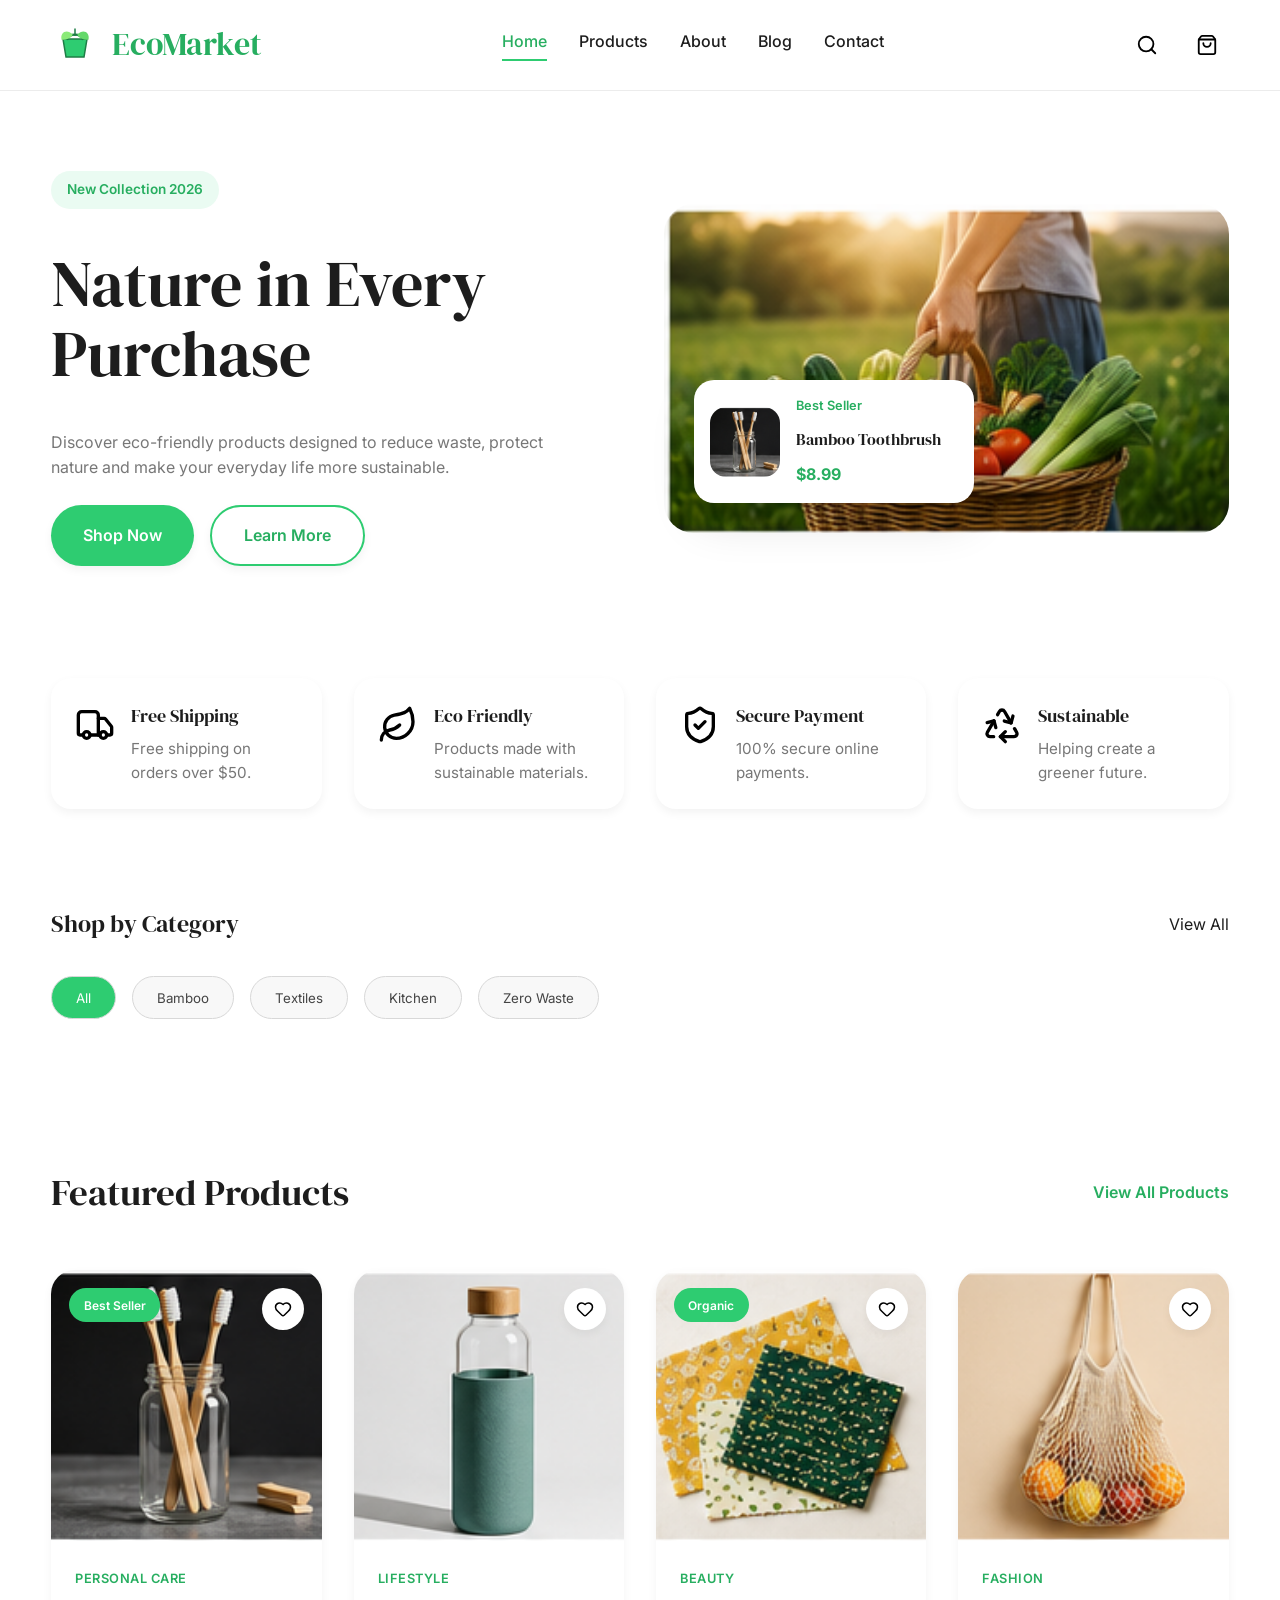
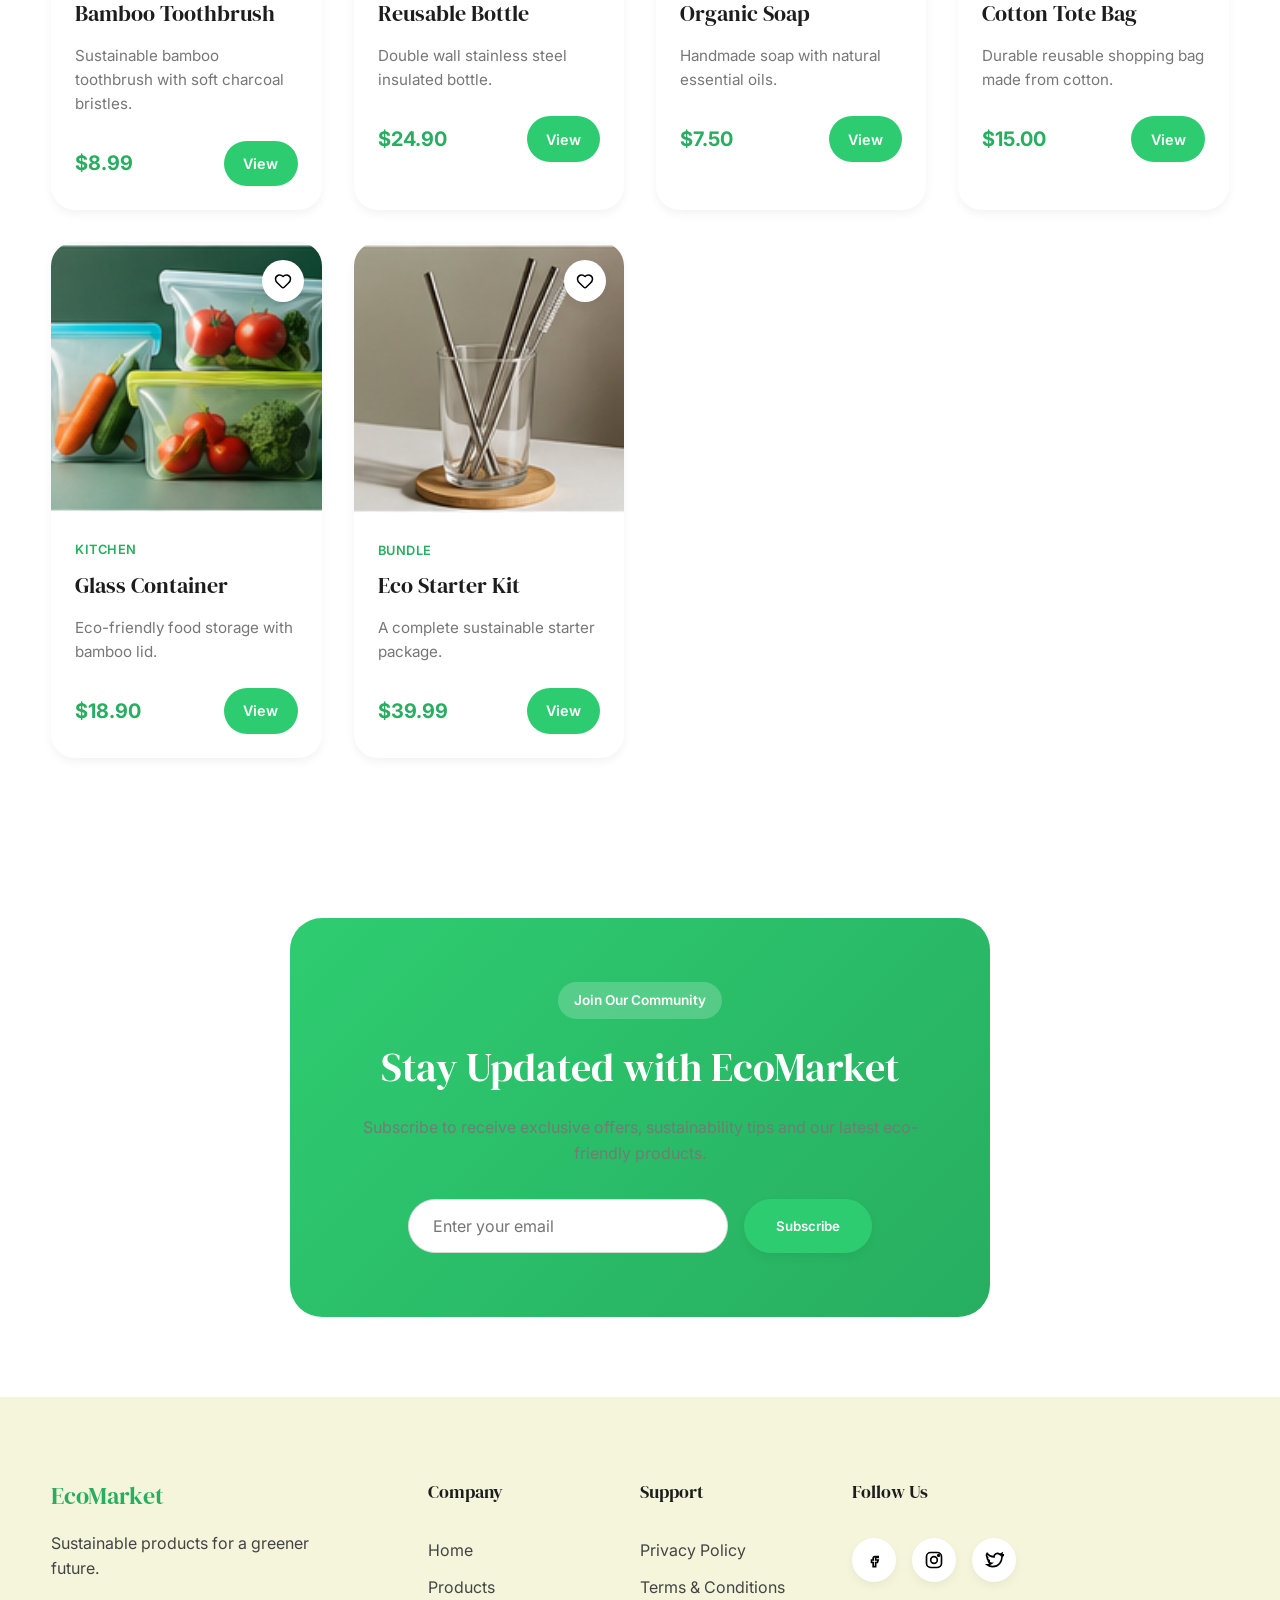
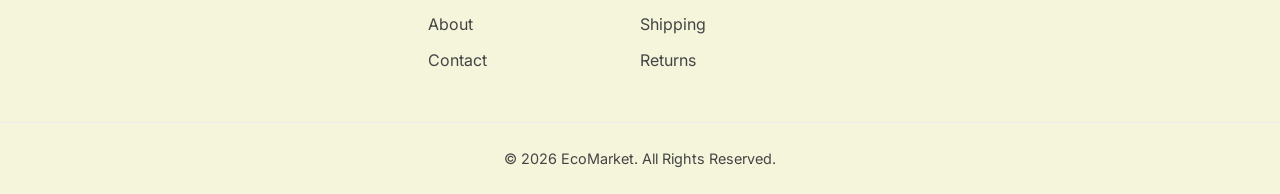
<file: index.html>
<!DOCTYPE html>
<html lang="en">

<head>

    <!-- ==========================================
        META TAGS
    =========================================== -->

    <meta charset="UTF-8">

    <meta
        name="viewport"
        content="width=device-width, initial-scale=1.0">

    <meta
        name="description"
        content="EcoMarket - Sustainable products for a greener future.">

    <meta
        name="author"
        content="Oscar Mora">

    <meta
        name="keywords"
        content="EcoMarket, Eco, Sustainable, Green, Products, Reusable, Organic">

    <title>EcoMarket | Sustainable Shopping</title>

    <!-- ==========================================
        FAVICON
    =========================================== -->

    <link
        rel="icon"
        type="image/svg+xml"
        href="./img/logo/logo.svg">

    <!-- ==========================================
        GOOGLE FONTS
    =========================================== -->

    <link
        rel="preconnect"
        href="https://fonts.googleapis.com">

    <link
        rel="preconnect"
        href="https://fonts.gstatic.com"
        crossorigin>

    <link
        href="https://fonts.googleapis.com/css2?family=DM+Serif+Display&family=Inter:wght@300;400;500;600;700&display=swap"
        rel="stylesheet">

    <!-- ==========================================
        CSS
    =========================================== -->

    <link
        rel="stylesheet"
        href="./css/main.css">

    <link
        rel="stylesheet"
        href="./css/layout.css">

    <link
        rel="stylesheet"
        href="./css/components.css">

    <link
        rel="stylesheet"
        href="./css/animations.css">

</head>

<body>

    <!-- ==========================================
        HEADER
    =========================================== -->

    <header class="header">

        <div class="container header__container">

            <!-- LOGO -->

            <a
    href="index.html"
    class="header__logo">

    <img
        src="./img/logo/logo.svg"
        alt="EcoMarket Logo">

    <span>

        EcoMarket

    </span>

</a>

            <!-- NAVIGATION -->

            <nav class="header__nav" aria-label="Main Navigation">

                <ul class="header__menu">

                    <li class="header__item">

                        <a
                            href="index.html"
                            class="header__link header__link--active">

                            Home

                        </a>

                    </li>

                    <li class="header__item">

                        <a
                            href="./views/productos.html"
                            class="header__link">

                            Products

                        </a>

                    </li>

                    <li class="header__item">

                        <a
                            href="./views/sobre-nosotros.html"
                            class="header__link">

                            About

                        </a>

                    </li>

                    <li class="header__item">

                        <a
                            href="./views/blog.html"
                            class="header__link">

                            Blog

                        </a>

                    </li>

                    <li class="header__item">

                        <a
                            href="./views/contacto.html"
                            class="header__link">

                            Contact

                        </a>

                    </li>

                </ul>

            </nav>

            <!-- ACTIONS -->

            <div class="header__actions">

                <a
                    href="#"
                    class="header__icon">

                    <img
                        src="./img/icons/search.svg"
                        alt="Search"
                        loading="lazy">

                </a>

                <a
                    href="#"
                    class="header__icon">

                    <img
                        src="./img/icons/shopping-bag.svg"
                        alt="Shopping Bag"
                        loading="lazy">
                </a>

            </div>

        </div>

    </header>

    <main>
                <!-- ==========================================
                HERO            
        =========================================== -->

        <section class="hero">

            <div class="container hero__container">

                <!-- HERO CONTENT -->

                <div class="hero__content">

                    <span class="hero__tag">

                        New Collection 2026

                    </span>

                    <h1 class="hero__title">

                        Nature in Every
                        <br>
                        Purchase

                    </h1>

                    <p class="hero__description">

                        Discover eco-friendly products designed to
                        reduce waste, protect nature and make your
                        everyday life more sustainable.

                    </p>

                    <div class="hero__buttons">

                        <a
                            href="./views/productos.html"
                            class="button button--primary">

                            Shop Now

                        </a>

                        <a
                            href="./views/sobre-nosotros.html"
                            class="button button--secondary">

                            Learn More

                        </a>

                    </div>

                </div>

                <!-- HERO IMAGE -->

                <div class="hero__image">

                    <img
                        src="./img/hero/hero-home.webp"
                        alt="EcoMarket Hero"
                        loading="eager">

                    <!-- FLOATING PRODUCT CARD -->

                    <article class="hero-card">

                        <div class="hero-card__image">

                            <img
                                src="./img/products/product1.webp"
                                alt="Bamboo Toothbrush">

                        </div>

                        <div class="hero-card__content">

                            <span class="hero-card__label">

                                Best Seller

                            </span>

                            <h3 class="hero-card__title">

                                Bamboo Toothbrush

                            </h3>

                            <p class="hero-card__price">

                                $8.99

                            </p>

                        </div>

                    </article>

                </div>

            </div>

        </section>
                <!-- ==========================================
            BENEFITS
        =========================================== -->

        <section class="benefits">

            <div class="container">

                <div class="benefits__grid">

                    <article class="benefit-card">

                        <img
                            src="./img/icons/truck.svg"
                            alt="Free Shipping"
                            class="benefit-card__icon">

                        <div class="benefit-card__content">

                            <h3 class="benefit-card__title">
                                Free Shipping
                            </h3>

                            <p class="benefit-card__text">
                                Free shipping on orders over $50.
                            </p>

                        </div>

                    </article>

                    <article class="benefit-card">

                        <img
                            src="./img/icons/leaf.svg"
                            alt="Eco Friendly"
                            class="benefit-card__icon">

                        <div class="benefit-card__content">

                            <h3 class="benefit-card__title">
                                Eco Friendly
                            </h3>

                            <p class="benefit-card__text">
                                Products made with sustainable materials.
                            </p>

                        </div>

                    </article>

                    <article class="benefit-card">

                        <img
                            src="./img/icons/shield-check.svg"
                            alt="Secure Payment"
                            class="benefit-card__icon">

                        <div class="benefit-card__content">

                            <h3 class="benefit-card__title">
                                Secure Payment
                            </h3>

                            <p class="benefit-card__text">
                                100% secure online payments.
                            </p>

                        </div>

                    </article>

                    <article class="benefit-card">

                        <img
                            src="./img/icons/recycle.svg"
                            alt="Sustainable"
                            class="benefit-card__icon">

                        <div class="benefit-card__content">

                            <h3 class="benefit-card__title">
                                Sustainable
                            </h3>

                            <p class="benefit-card__text">
                                Helping create a greener future.
                            </p>

                        </div>

                    </article>

                </div>

            </div>

        </section>

        <!-- ==========================================
            CATEGORIES
        =========================================== -->

        <section class="categories">

            <div class="container">

                <div class="categories__header">

                    <h2 class="categories__title">
                        Shop by Category
                    </h2>

                    <a
                        href="./views/productos.html"
                        class="categories__link">

                        View All

                    </a>

                </div>

                <div class="categories__buttons">

                    <button class="category-btn category-btn--active">
                        All
                    </button>

                    <button class="category-btn">
                        Bamboo
                    </button>

                    <button class="category-btn">
                        Textiles
                    </button>

                    <button class="category-btn">
                        Kitchen
                    </button>

                    <button class="category-btn">
                        Zero Waste
                    </button>
                </div>

            </div>

        </section>
                <!-- ==========================================
             FEATURED PRODUCTS
        =========================================== -->

        <section class="featured">

            <div class="container">

                <div class="featured__header">

                    <h2 class="featured__title">
                        Featured Products
                    </h2>

                    <a
                        href="./views/productos.html"
                        class="featured__link">

                        View All Products

                    </a>

                </div>

                <div class="products-grid">

                    <!-- PRODUCT 1 -->

                    <article class="product-card">

                        <span class="product-card__badge">
                            Best Seller
                        </span>

                        <button class="product-card__favorite">

                            <img
                                src="./img/icons/heart.svg"
                                alt="Favorite">

                        </button>

                        <img
                            src="./img/products/product1.webp"
                            alt="Bamboo Toothbrush"
                            class="product-card__image">

                        <div class="product-card__content">

                            <p class="product-card__category">
                                Personal Care
                            </p>

                            <h3 class="product-card__title">
                                Bamboo Toothbrush
                            </h3>

                            <p class="product-card__description">
                                Sustainable bamboo toothbrush with soft charcoal bristles.
                            </p>

                            <div class="product-card__footer">

                                <span class="product-card__price">
                                    $8.99
                                </span>

                                <a
                                    href="#"
                                    class="product-card__button">

                                    View

                                </a>

                            </div>

                        </div>

                    </article>

                    <!-- PRODUCT 2 -->

                    <article class="product-card">

                        <button class="product-card__favorite">

                            <img
                                src="./img/icons/heart.svg"
                                alt="Favorite">

                        </button>

                        <img
                            src="./img/products/product2.webp"
                            alt="Bottle"
                            class="product-card__image">

                        <div class="product-card__content">

                            <p class="product-card__category">
                                Lifestyle
                            </p>

                            <h3 class="product-card__title">
                                Reusable Bottle
                            </h3>

                            <p class="product-card__description">
                                Double wall stainless steel insulated bottle.
                            </p>

                            <div class="product-card__footer">

                                <span class="product-card__price">
                                    $24.90
                                </span>

                                <a
                                    href="#"
                                    class="product-card__button">

                                    View

                                </a>

                            </div>

                        </div>

                    </article>

                    <!-- PRODUCT 3 -->

                    <article class="product-card">

                        <span class="product-card__badge">
                            Organic
                        </span>

                        <button class="product-card__favorite">

                            <img
                                src="./img/icons/heart.svg"
                                alt="Favorite">

                        </button>

                        <img
                            src="./img/products/product3.webp"
                            alt="Soap"
                            class="product-card__image">

                        <div class="product-card__content">

                            <p class="product-card__category">
                                Beauty
                            </p>

                            <h3 class="product-card__title">
                                Organic Soap
                            </h3>

                            <p class="product-card__description">
                                Handmade soap with natural essential oils.
                            </p>

                            <div class="product-card__footer">

                                <span class="product-card__price">
                                    $7.50
                                </span>

                                <a
                                    href="#"
                                    class="product-card__button">

                                    View

                                </a>

                            </div>

                        </div>

                    </article>

                    <!-- PRODUCT 4 -->

                    <article class="product-card">

                        <button class="product-card__favorite">

                            <img
                                src="./img/icons/heart.svg"
                                alt="Favorite">

                        </button>

                        <img
                            src="./img/products/product4.webp"
                            alt="Bag"
                            class="product-card__image">

                        <div class="product-card__content">

                            <p class="product-card__category">
                                Fashion
                            </p>

                            <h3 class="product-card__title">
                                Cotton Tote Bag
                            </h3>

                            <p class="product-card__description">
                                Durable reusable shopping bag made from cotton.
                            </p>

                            <div class="product-card__footer">

                                <span class="product-card__price">
                                    $15.00
                                </span>

                                <a
                                    href="#"
                                    class="product-card__button">

                                    View

                                </a>

                            </div>

                        </div>

                    </article>

                    <!-- PRODUCT 5 -->

                    <article class="product-card">

                        <button class="product-card__favorite">

                            <img
                                src="./img/icons/heart.svg"
                                alt="Favorite">

                        </button>

                        <img
                            src="./img/products/product5.webp"
                            alt="Container"
                            class="product-card__image">

                        <div class="product-card__content">

                            <p class="product-card__category">
                                Kitchen
                            </p>

                            <h3 class="product-card__title">
                                Glass Container
                            </h3>

                            <p class="product-card__description">
                                Eco-friendly food storage with bamboo lid.
                            </p>

                            <div class="product-card__footer">

                                <span class="product-card__price">
                                    $18.90
                                </span>

                                <a
                                    href="#"
                                    class="product-card__button">

                                    View

                                </a>

                            </div>

                        </div>

                    </article>

                    <!-- PRODUCT 6 -->

                    <article class="product-card">

                        <button class="product-card__favorite">

                            <img
                                src="./img/icons/heart.svg"
                                alt="Favorite">

                        </button>

                        <img
                            src="./img/products/product6.webp"
                            alt="Eco Kit"
                            class="product-card__image">

                        <div class="product-card__content">

                            <p class="product-card__category">
                                Bundle
                            </p>

                            <h3 class="product-card__title">
                                Eco Starter Kit
                            </h3>

                            <p class="product-card__description">
                                A complete sustainable starter package.
                            </p>

                            <div class="product-card__footer">

                                <span class="product-card__price">
                                    $39.99
                                </span>

                                <a
                                    href="#"
                                    class="product-card__button">

                                    View

                                </a>

                            </div>

                        </div>

                    </article>

                </div>

            </div>

        </section>
                <!-- ==========================================
             NEWSLETTER
        =========================================== -->

        <section class="newsletter">

            <div class="container">

                <div class="newsletter__content">

                    <span class="newsletter__tag">
                        Join Our Community
                    </span>

                    <h2 class="newsletter__title">
                        Stay Updated with EcoMarket
                    </h2>

                    <p class="newsletter__description">

                        Subscribe to receive exclusive offers,
                        sustainability tips and our latest
                        eco-friendly products.

                    </p>

                    <form class="newsletter__form">

                        <input
                            type="email"
                            class="newsletter__input"
                            placeholder="Enter your email"
                            required>

                        <button
                            type="submit"
                            class="button button--primary">

                            Subscribe

                        </button>

                    </form>

                </div>

            </div>

        </section>

    </main>

    <!-- ==========================================
        FOOTER
    =========================================== -->

    <footer class="footer">

        <div class="container footer__container">

            <div class="footer__brand">

                <h2 class="footer__logo">
                    EcoMarket
                </h2>

                <p class="footer__text">

                    Sustainable products for a greener
                    future.

                </p>

            </div>

            <div class="footer__column">

                <h3 class="footer__title">
                    Company
                </h3>

                <ul class="footer__list">

                    <li>
                        <a href="index.html">
                            Home
                        </a>
                    </li>

                    <li>
                        <a href="./views/productos.html">
                            Products
                        </a>
                    </li>

                    <li>
                        <a href="./views/sobre-nosotros.html">
                            About
                        </a>
                    </li>

                    <li>
                        <a href="./views/contacto.html">
                            Contact
                        </a>
                    </li>

                </ul>

            </div>

            <div class="footer__column">

                <h3 class="footer__title">
                    Support
                </h3>

                <ul class="footer__list">

                    <li>
                        <a href="#">
                            Privacy Policy
                        </a>
                    </li>

                    <li>
                        <a href="#">
                            Terms & Conditions
                        </a>
                    </li>

                    <li>
                        <a href="#">
                            Shipping
                        </a>
                    </li>

                    <li>
                        <a href="#">
                            Returns
                        </a>
                    </li>

                </ul>

            </div>

            <div class="footer__column">

                <h3 class="footer__title">
                    Follow Us
                </h3>

                <div class="footer__social">

                    <a href="#">

                        <img
                            src="./img/icons/facebook.svg"
                            alt="Facebook">

                    </a>

                    <a href="#">

                        <img
                            src="./img/icons/instagram.svg"
                            alt="Instagram">

                    </a>

                    <a href="#">

                        <img
                            src="./img/icons/twitter.svg"
                            alt="Twitter">

                    </a>

                </div>

            </div>

        </div>

        <div class="footer__bottom">

            <div class="container">

                <p>

                    © 2026 EcoMarket. All Rights Reserved.

                </p>

            </div>

        </div>

    </footer>

</body>

</html>
</file>
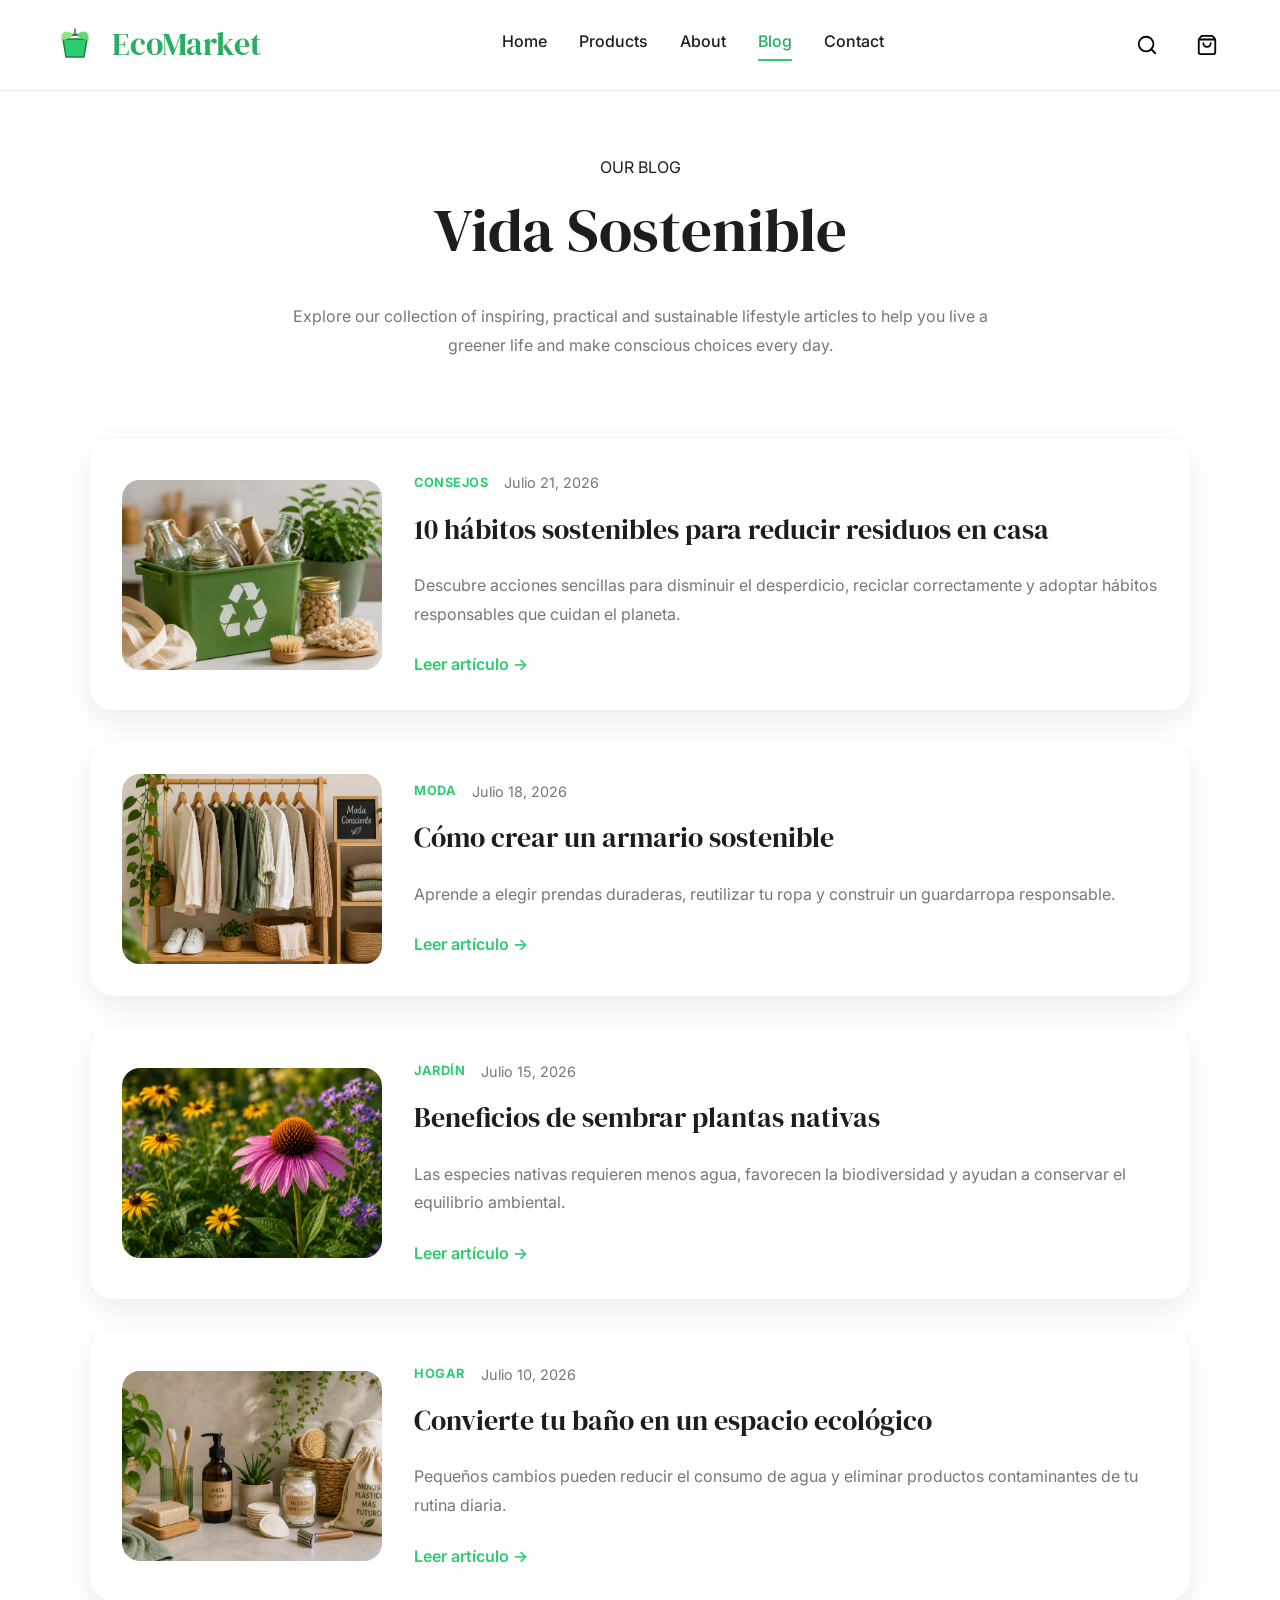
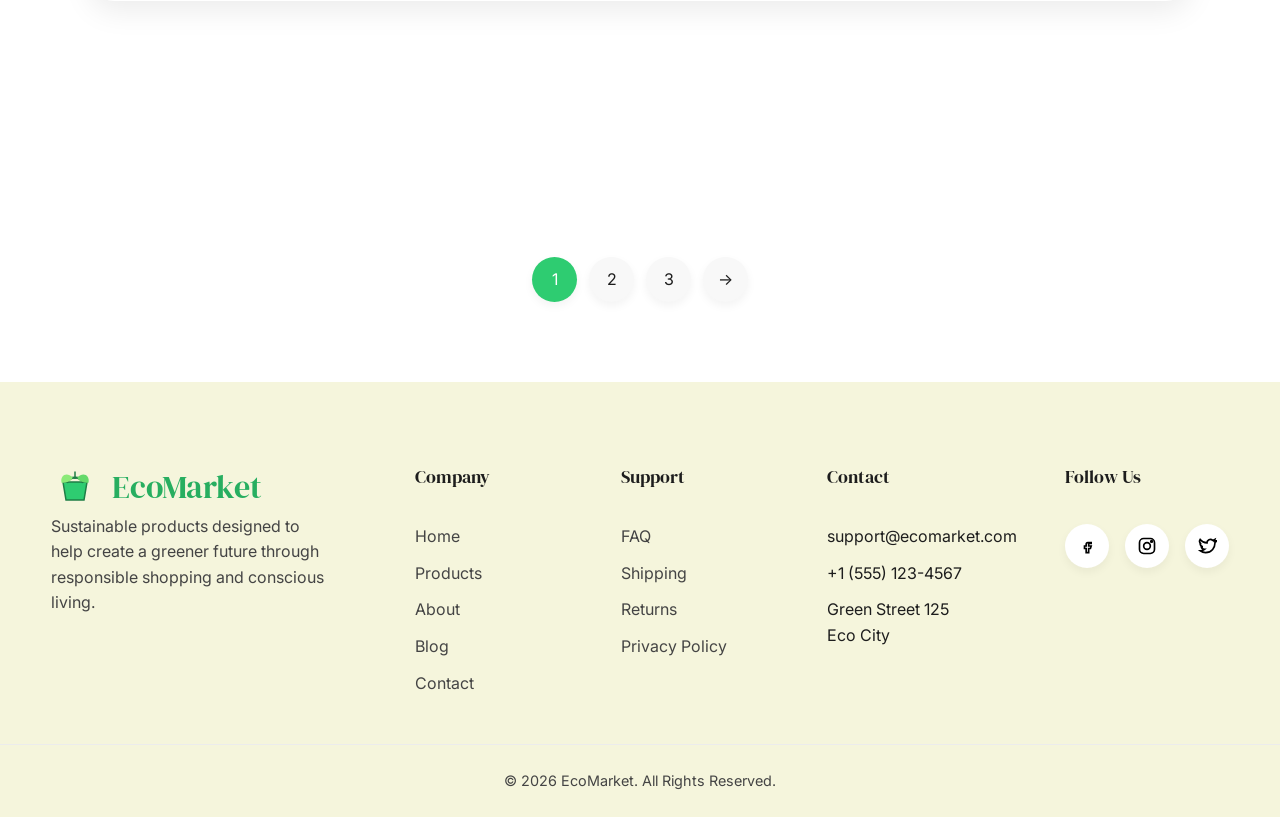
<file: views/blog.html>
<!DOCTYPE html>
<html lang="en">

<head>

<link
    rel="preconnect"
    href="https://fonts.googleapis.com">

<link
    rel="preconnect"
    href="https://fonts.gstatic.com"
    crossorigin>

<link
    href="https://fonts.googleapis.com/css2?family=DM+Serif+Display&family=Inter:wght@300;400;500;600;700&display=swap"
    rel="stylesheet">

<link
    rel="stylesheet"
    href="../css/main.css">

<link
    rel="stylesheet"
    href="../css/layout.css">

<link
    rel="stylesheet"
    href="../css/components.css">

<link
    rel="stylesheet"
    href="../css/animations.css">
</head>

<body>

    <!-- ==========================================
        HEADER
    =========================================== -->

    <header class="header">

        <div class="container header__container">

            <a href="../index.html" class="header__logo">

                <img src="../img/logo/logo.svg" alt="EcoMarket Logo">

                <span>EcoMarket</span>

            </a>

            <nav class="header__nav" aria-label="Main Navigation">

                <ul class="header__menu">

                    <li class="header__item">
                        <a href="../index.html" class="header__link">
                            Home
                        </a>
                    </li>

                    <li class="header__item">
                        <a href="productos.html" class="header__link">
                            Products
                        </a>
                    </li>

                    <li class="header__item">
                        <a href="sobre-nosotros.html" class="header__link">
                            About
                        </a>
                    </li>

                    <li class="header__item">
                        <a href="blog.html" class="header__link header__link--active">
                            Blog
                        </a>
                    </li>

                    <li class="header__item">
                        <a href="contacto.html" class="header__link">
                            Contact
                        </a>
                    </li>

                </ul>

            </nav>

            <div class="header__actions">

                <a href="#" class="header__icon" aria-label="Search">
                    <img src="../img/icons/search.svg" alt="Search">
                </a>

                <a href="#" class="header__icon" aria-label="Shopping Cart">
                    <img src="../img/icons/shopping-bag.svg" alt="Shopping Cart">
                </a>

            </div>

        </div>

    </header>

    <!-- ==========================================
        MAIN
    =========================================== -->

    <main>

        <!-- ==========================================
            HERO
        =========================================== -->

        <section class="blog-hero">

            <div class="container">

                <span class="tag">
                    OUR BLOG
                </span>

                <h1 class="blog-hero__title">
                    Vida Sostenible
                </h1>

                <p class="blog-hero__description">
                    Explore our collection of inspiring, practical and sustainable lifestyle articles to help you live a greener life and make conscious choices every day.
                </p>

            </div>

        </section>

        <!-- ==========================================
            BLOG
        =========================================== -->

        <section class="blog">

            <div class="container">

                <!-- BLOG CARD 1 -->

                <article class="blog-card">

                    <div class="blog-card__image">

                        <img src="../img/blog/reducir-residuos.webp"
                            alt="Reducir residuos en casa">

                    </div>

                    <div class="blog-card__content">

                        <div class="blog-card__meta">

                            <span class="blog-card__category">
                                CONSEJOS
                            </span>

                            <span class="blog-card__date">
                                Julio 21, 2026
                            </span>

                        </div>

                        <h2 class="blog-card__title">
                            10 hábitos sostenibles para reducir residuos en casa
                        </h2>

                        <p class="blog-card__description">
                            Descubre acciones sencillas para disminuir el desperdicio, reciclar correctamente y adoptar hábitos responsables que cuidan el planeta.
                        </p>

                        <a href="articulo-reducir-residuos.html"
                        class="blog-card__link">
                            Leer artículo →
                        </a>

                    </div>

                </article>

                <!-- BLOG CARD 2 -->

                <article class="blog-card">

                    <div class="blog-card__image">

                        <img src="../img/blog/armario.webp"
                            alt="Armario sostenible">

                    </div>

                    <div class="blog-card__content">

                        <div class="blog-card__meta">

                            <span class="blog-card__category">
                                MODA
                            </span>

                            <span class="blog-card__date">
                                Julio 18, 2026
                            </span>

                        </div>

                        <h2 class="blog-card__title">
                            Cómo crear un armario sostenible
                        </h2>

                        <p class="blog-card__description">
                            Aprende a elegir prendas duraderas, reutilizar tu ropa y construir un guardarropa responsable.
                        </p>

                        <a href="articulo-armario-sostenible.html"
                        class="blog-card__link">
                            Leer artículo →
                        </a>

                    </div>

                </article>
                                <!-- BLOG CARD 3 -->

                <article class="blog-card">

                    <div class="blog-card__image">

                        <img src="../img/blog/plantas.webp"
                            alt="Plantas nativas">

                    </div>

                    <div class="blog-card__content">

                        <div class="blog-card__meta">

                            <span class="blog-card__category">
                                JARDÍN
                            </span>

                            <span class="blog-card__date">
                                Julio 15, 2026
                            </span>

                        </div>

                        <h2 class="blog-card__title">
                            Beneficios de sembrar plantas nativas
                        </h2>

                        <p class="blog-card__description">
                            Las especies nativas requieren menos agua, favorecen la biodiversidad y ayudan a conservar el equilibrio ambiental.
                        </p>

                        <a href="articulo-plantas-nativas.html"
                        class="blog-card__link">
                            Leer artículo →
                        </a>

                    </div>

                </article>

                <!-- BLOG CARD 4 -->

                <article class="blog-card">

                    <div class="blog-card__image">

                        <img src="../img/blog/bano.webp"
                            alt="Baño ecológico">

                    </div>

                    <div class="blog-card__content">

                        <div class="blog-card__meta">

                            <span class="blog-card__category">
                                HOGAR
                            </span>

                            <span class="blog-card__date">
                                Julio 10, 2026
                            </span>

                        </div>

                        <h2 class="blog-card__title">
                            Convierte tu baño en un espacio ecológico
                        </h2>

                        <p class="blog-card__description">
                            Pequeños cambios pueden reducir el consumo de agua y eliminar productos contaminantes de tu rutina diaria.
                        </p>

                        <a href="articulo-bano-ecologico.html"
                        class="blog-card__link">
                            Leer artículo →
                        </a>

                    </div>

                </article>

            </div>

        </section>

        <!-- ==========================================
            PAGINATION
        =========================================== -->

        <section class="pagination">

            <a href="#" class="pagination__link pagination__link--active">
                1
            </a>

            <a href="#" class="pagination__link">
                2
            </a>

            <a href="#" class="pagination__link">
                3
            </a>

            <a href="#" class="pagination__link">
                →
            </a>

        </section>

    </main>

        <!-- ==========================================
        FOOTER
    =========================================== -->

    <footer class="footer">

        <div class="container footer__container">

            <!-- BRAND -->

            <div class="footer__brand">

                <a href="../index.html" class="header__logo">

                    <img src="../img/logo/logo.svg" alt="EcoMarket Logo">

                    <span>EcoMarket</span>

                </a>

                <p class="footer__text">

                    Sustainable products designed to help create a greener future through responsible shopping and conscious living.

                </p>

            </div>

            <!-- COMPANY -->

            <div class="footer__column">

                <h3 class="footer__title">
                    Company
                </h3>

                <ul class="footer__list">

                    <li>
                        <a href="../index.html">Home</a>
                    </li>

                    <li>
                        <a href="productos.html">Products</a>
                    </li>

                    <li>
                        <a href="sobre-nosotros.html">About</a>
                    </li>

                    <li>
                        <a href="blog.html">Blog</a>
                    </li>

                    <li>
                        <a href="contacto.html">Contact</a>
                    </li>

                </ul>

            </div>

            <!-- SUPPORT -->

            <div class="footer__column">

                <h3 class="footer__title">
                    Support
                </h3>

                <ul class="footer__list">

                    <li>
                        <a href="#">FAQ</a>
                    </li>

                    <li>
                        <a href="#">Shipping</a>
                    </li>

                    <li>
                        <a href="#">Returns</a>
                    </li>

                    <li>
                        <a href="#">Privacy Policy</a>
                    </li>

                </ul>

            </div>

            <!-- CONTACT -->

            <div class="footer__column">

                <h3 class="footer__title">
                    Contact
                </h3>

                <ul class="footer__list">

                    <li>support@ecomarket.com</li>

                    <li>+1 (555) 123-4567</li>

                    <li>
                        Green Street 125<br>
                        Eco City
                    </li>

                </ul>

            </div>

            <!-- SOCIAL -->

            <div class="footer__column">

                <h3 class="footer__title">
                    Follow Us
                </h3>

                <div class="footer__social">

                    <a href="#" aria-label="Facebook">
                        <img src="../img/icons/facebook.svg" alt="Facebook">
                    </a>

                    <a href="#" aria-label="Instagram">
                        <img src="../img/icons/instagram.svg" alt="Instagram">
                    </a>

                    <a href="#" aria-label="Twitter">
                        <img src="../img/icons/twitter.svg" alt="Twitter">
                    </a>

                </div>

            </div>

        </div>

        <div class="footer__bottom">

            <div class="container">

                <p>
                    © 2026 EcoMarket. All Rights Reserved.
                </p>

            </div>

        </div>

    </footer>
    </body>

</html>
</file>
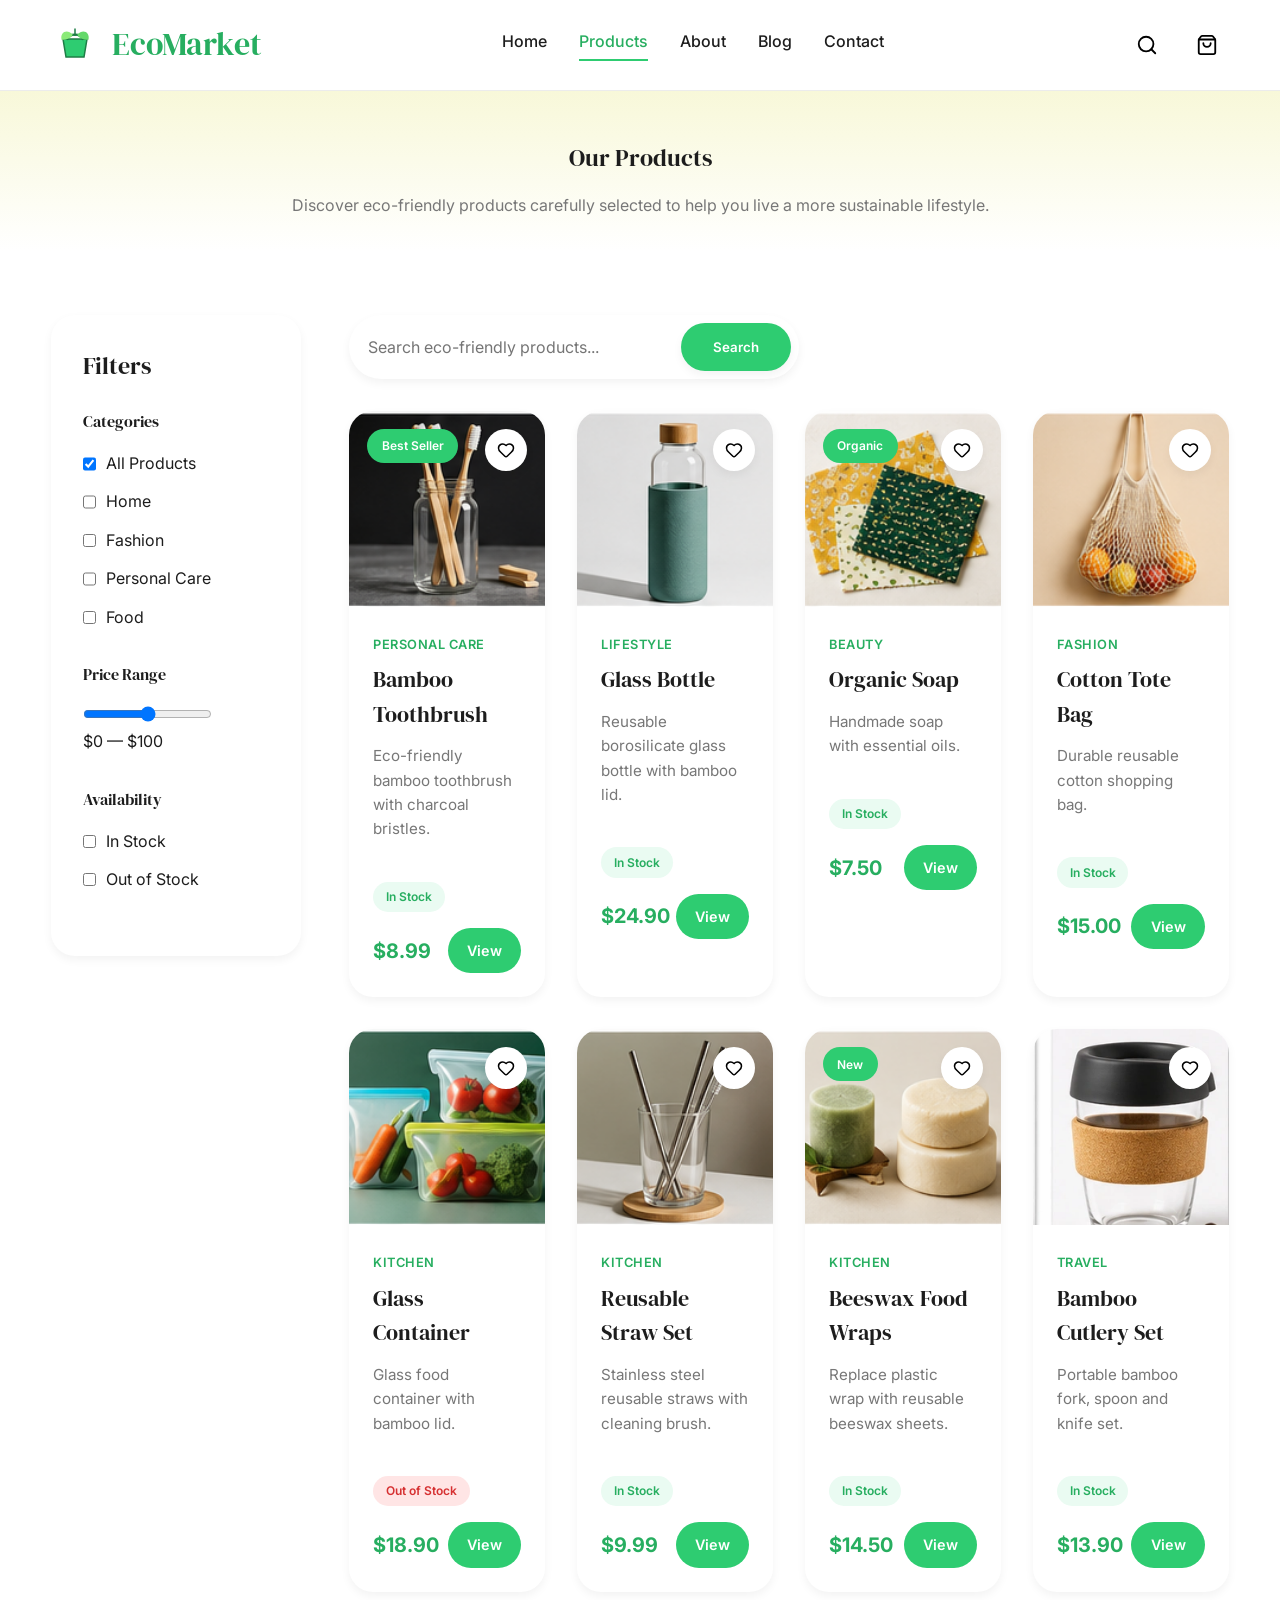
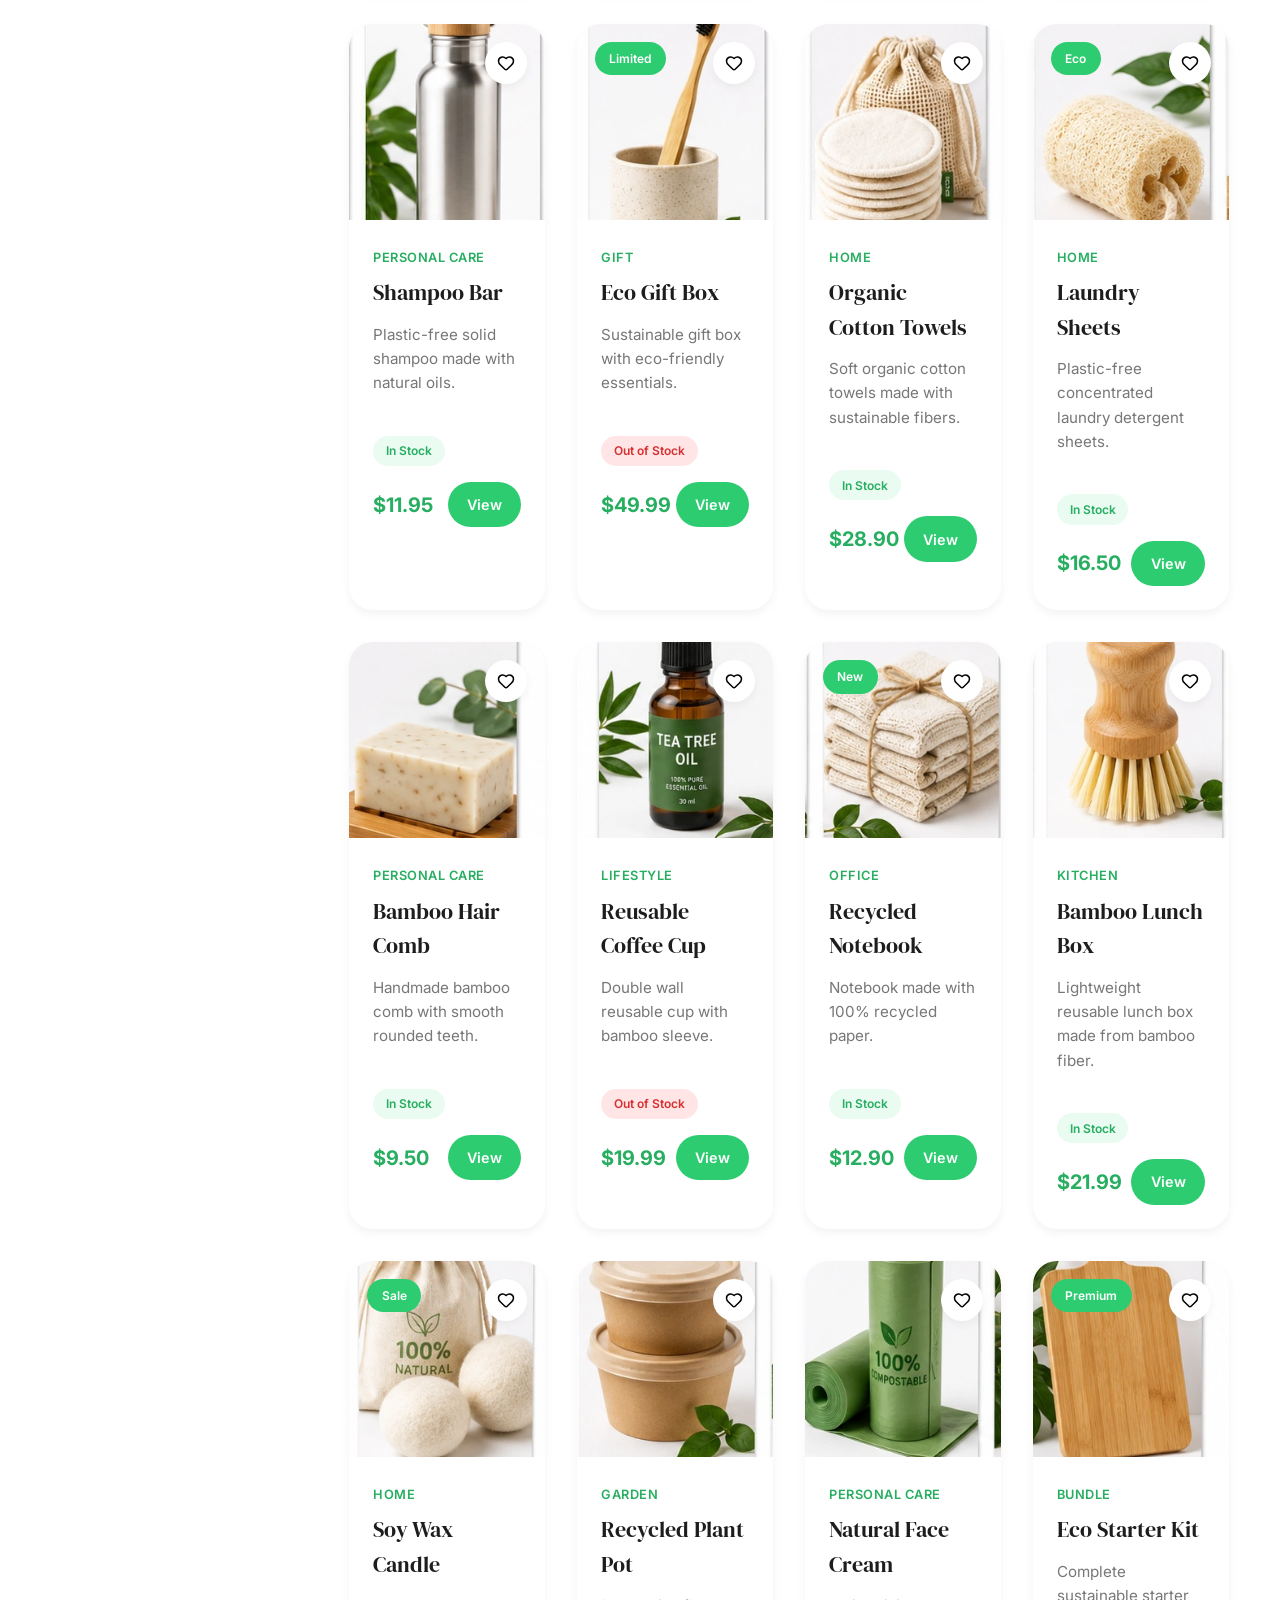
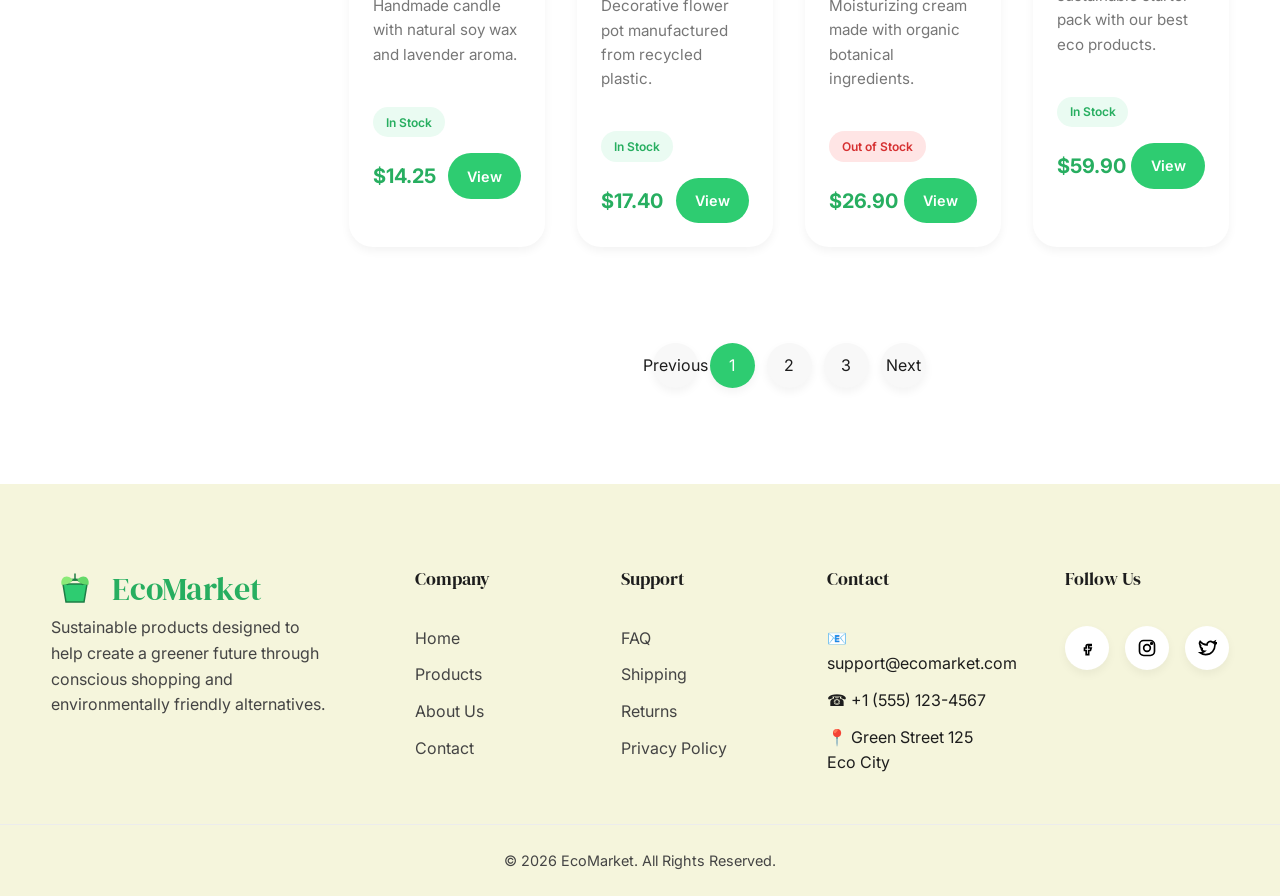
<file: views/productos.html>
<!DOCTYPE html>
<html lang="en">

<head>

    <!-- ==========================================
    META TAGS
    =========================================== -->

    <meta charset="UTF-8">

    <meta
        name="viewport"
        content="width=device-width, initial-scale=1.0">

    <meta
        name="description"
        content="EcoMarket Products">

    <title>Products | EcoMarket</title>

    <!-- ==========================================
        GOOGLE FONTS
    =========================================== -->

    <link rel="preconnect"
        href="https://fonts.googleapis.com">

    <link rel="preconnect"
        href="https://fonts.gstatic.com"
        crossorigin>

    <link href="https://fonts.googleapis.com/css2?family=DM+Serif+Display&family=Inter:wght@300;400;500;600;700&display=swap"
        rel="stylesheet">

    <!-- ==========================================
        CSS
    =========================================== -->

    <link rel="stylesheet"
        href="../css/main.css">

    <link rel="stylesheet"
        href="../css/layout.css">

    <link rel="stylesheet"
        href="../css/components.css">

    <link rel="stylesheet"
        href="../css/animations.css">

</head>

<body>

    <!-- ==========================================
        HEADER
    =========================================== -->

    <header class="header">

        <div class="container header__container">

            <a
    href="../index.html"
    class="header__logo">

    <img
        src="../img/logo/logo.svg"
        alt="EcoMarket Logo">

    <span>

        EcoMarket

    </span>

</a>

            <nav
                class="header__nav"
                aria-label="Main Navigation">

                <ul class="header__menu">

                    <li class="header__item">

                        <a
                            href="../index.html"
                            class="header__link">

                            Home

                        </a>

                    </li>

                    <li class="header__item">

                        <a
                            href="productos.html"
                            class="header__link header__link--active">

                            Products

                        </a>

                    </li>

                    <li class="header__item">

                        <a
                            href="sobre-nosotros.html"
                            class="header__link">

                            About

                        </a>

                    </li>

                    <li class="header__item">

                        <a
                            href="blog.html"
                            class="header__link">

                            Blog

                        </a>

                    </li>

                    <li class="header__item">

                        <a
                            href="contacto.html"
                            class="header__link">


                            Contact

                        </a>

                    </li>

                </ul>

            </nav>

            <div class="header__actions">

                <a
                    href="#"
                    class="header__icon"
                    aria-label="Search">

                    <img
                        src="../img/icons/search.svg"
                        alt="Search">

                </a>

                <a
                    href="#"
                    class="header__icon"
                    aria-label="Shopping Cart">

                    <img
                        src="../img/icons/shopping-bag.svg"
                        alt="Shopping Cart">

                </a>

            </div>

        </div>

    </header>

    <main>

        <!-- ==========================================
             PAGE HEADER
        =========================================== -->

        <section class="page-header">

            <div class="container">

                <h1 class="page-header__title">

                    Our Products

                </h1>

                <p class="page-header__description">

                    Discover eco-friendly products carefully selected
                    to help you live a more sustainable lifestyle.

                </p>

            </div>

        </section>

        <!-- ==========================================
     CATALOG
========================================== -->

<section class="catalog">

    <div class="container catalog__container">

        <!-- ==========================================
             SIDEBAR FILTERS
        =========================================== -->

        <aside class="filters">

            <h2 class="filters__title">

                Filters

            </h2>

            <!-- Categories -->

            <div class="filters__group">

                <h3>Categories</h3>

                <ul class="filters__list">

                    <li class="filters__item">

                        <label>

                            <input
                                type="checkbox"
                                checked>

                            All Products

                        </label>

                    </li>

                    <li class="filters__item">

                        <label>

                            <input type="checkbox">

                            Home

                        </label>

                    </li>

                    <li class="filters__item">

                        <label>

                            <input type="checkbox">

                            Fashion

                        </label>

                    </li>

                    <li class="filters__item">

                        <label>

                            <input type="checkbox">

                            Personal Care

                        </label>

                    </li>

                    <li class="filters__item">

                        <label>

                            <input type="checkbox">

                            Food

                        </label>

                    </li>

                </ul>

            </div>

            <!-- Price -->

            <div class="filters__group">

                <h3>Price Range</h3>

                <input
                    type="range"
                    min="0"
                    max="100"
                    value="50">

                <p>$0 — $100</p>

            </div>

            <!-- Availability -->

            <div class="filters__group">

                <h3>Availability</h3>

                <ul class="filters__list">

                    <li class="filters__item">

                        <label>

                            <input type="checkbox">

                            In Stock

                        </label>

                    </li>

                    <li class="filters__item">

                        <label>

                            <input type="checkbox">

                            Out of Stock

                        </label>

                    </li>

                </ul>

            </div>

        </aside>

        <!-- ==========================================
             PRODUCTS CONTENT
        =========================================== -->

        <div class="catalog__content">

            <!-- SEARCH BAR -->

            <div class="search-bar">

                <input
                    type="search"
                    placeholder="Search eco-friendly products...">

                <button
                    class="button button--primary">

                    Search

                </button>

            </div>

            <!-- PRODUCTS GRID -->

            <div class="products-grid">

                <!-- ================= PRODUCT 1 ================= -->

                    <article class="product-card">

                        <span class="product-card__badge">
                            Best Seller
                        </span>

                        <button class="product-card__favorite">

                            <img
                                src="../img/icons/heart.svg"
                                alt="Favorite">

                        </button>

                        <img
                            src="../img/products/product1.webp"
                            alt="Bamboo Toothbrush"
                            class="product-card__image">

                        <div class="product-card__content">

                            <p class="product-card__category">
                                Personal Care
                            </p>

                            <h3 class="product-card__title">
                                Bamboo Toothbrush
                            </h3>

                            <p class="product-card__description">
                                Eco-friendly bamboo toothbrush with charcoal bristles.
                            </p>

                            <span class="product-card__stock">
                                In Stock
                            </span>

                            <div class="product-card__footer">

                                <span class="product-card__price">
                                    $8.99
                                </span>

                                <a href="#"
                                    class="product-card__button">

                                    View

                                </a>

                            </div>

                        </div>

                    </article>

                    <!-- ================= PRODUCT 2 ================= -->

                    <article class="product-card">

                        <button class="product-card__favorite">

                            <img
                                src="../img/icons/heart.svg"
                                alt="Favorite">

                        </button>

                        <img
                            src="../img/products/product2.webp"
                            alt="Bottle"
                            class="product-card__image">

                        <div class="product-card__content">

                            <p class="product-card__category">
                                Lifestyle
                            </p>

                            <h3 class="product-card__title">
                                Glass Bottle
                            </h3>

                            <p class="product-card__description">
                                Reusable borosilicate glass bottle with bamboo lid.
                            </p>

                            <span class="product-card__stock">
                                In Stock
                            </span>

                            <div class="product-card__footer">

                                <span class="product-card__price">
                                    $24.90
                                </span>

                                <a href="#"
                                    class="product-card__button">

                                    View

                                </a>

                            </div>

                        </div>

                    </article>

                    <!-- ================= PRODUCT 3 ================= -->

                    <article class="product-card">

                        <span class="product-card__badge">
                            Organic
                        </span>

                        <button class="product-card__favorite">

                            <img
                                src="../img/icons/heart.svg"
                                alt="Favorite">

                        </button>

                        <img
                            src="../img/products/product3.webp"
                            alt="Soap"
                            class="product-card__image">

                        <div class="product-card__content">

                            <p class="product-card__category">
                                Beauty
                            </p>

                            <h3 class="product-card__title">
                                Organic Soap
                            </h3>

                            <p class="product-card__description">
                                Handmade soap with essential oils.
                            </p>

                            <span class="product-card__stock">
                                In Stock
                            </span>

                            <div class="product-card__footer">

                                <span class="product-card__price">
                                    $7.50
                                </span>

                                <a href="#"
                                    class="product-card__button">

                                    View

                                </a>

                            </div>

                        </div>

                    </article>

                    <!-- ================= PRODUCT 4 ================= -->

                    <article class="product-card">

                        <button class="product-card__favorite">

                            <img
                                src="../img/icons/heart.svg"
                                alt="Favorite">

                        </button>

                        <img
                            src="../img/products/product4.webp"
                            alt="Cotton Bag"
                            class="product-card__image">

                        <div class="product-card__content">

                            <p class="product-card__category">
                                Fashion
                            </p>

                            <h3 class="product-card__title">
                                Cotton Tote Bag
                            </h3>

                            <p class="product-card__description">
                                Durable reusable cotton shopping bag.
                            </p>

                            <span class="product-card__stock">
                                In Stock
                            </span>

                            <div class="product-card__footer">

                                <span class="product-card__price">
                                    $15.00
                                </span>

                                <a href="#"
                                    class="product-card__button">

                                    View

                                </a>

                            </div>

                        </div>

                    </article>

                    <!-- ================= PRODUCT 5 ================= -->

                    <article class="product-card">

                        <button class="product-card__favorite">

                            <img
                                src="../img/icons/heart.svg"
                                alt="Favorite">

                        </button>

                        <img
                            src="../img/products/product5.webp"
                            alt="Container"
                            class="product-card__image">

                        <div class="product-card__content">

                            <p class="product-card__category">
                                Kitchen
                            </p>

                            <h3 class="product-card__title">
                                Glass Container
                            </h3>

                            <p class="product-card__description">
                                Glass food container with bamboo lid.
                            </p>

                            <span class="product-card__stock product-card__stock--out">
                                Out of Stock
                            </span>

                            <div class="product-card__footer">

                                <span class="product-card__price">
                                    $18.90
                                </span>

                                <a href="#"
                                    class="product-card__button">

                                    View

                                </a>

                            </div>

                        </div>

                    </article>
                                        <!-- ================= PRODUCT 6 ================= -->

                    <article class="product-card">

                        <button class="product-card__favorite">

                            <img
                                src="../img/icons/heart.svg"
                                alt="Favorite">

                        </button>

                        <img
                            src="../img/products/product6.webp"
                            alt="Reusable Straw Set"
                            class="product-card__image">

                        <div class="product-card__content">

                            <p class="product-card__category">
                                Kitchen
                            </p>

                            <h3 class="product-card__title">
                                Reusable Straw Set
                            </h3>

                            <p class="product-card__description">
                                Stainless steel reusable straws with cleaning brush.
                            </p>

                            <span class="product-card__stock">
                                In Stock
                            </span>

                            <div class="product-card__footer">

                                <span class="product-card__price">
                                    $9.99
                                </span>

                                <a href="#" class="product-card__button">
                                    View
                                </a>

                            </div>

                        </div>

                    </article>

                    <!-- ================= PRODUCT 7 ================= -->

                    <article class="product-card">

                        <span class="product-card__badge">
                            New
                        </span>

                        <button class="product-card__favorite">

                            <img
                                src="../img/icons/heart.svg"
                                alt="Favorite">

                        </button>

                        <img
                            src="../img/products/product7.webp"
                            alt="Beeswax Wraps"
                            class="product-card__image">

                        <div class="product-card__content">

                            <p class="product-card__category">
                                Kitchen
                            </p>

                            <h3 class="product-card__title">
                                Beeswax Food Wraps
                            </h3>

                            <p class="product-card__description">
                                Replace plastic wrap with reusable beeswax sheets.
                            </p>

                            <span class="product-card__stock">
                                In Stock
                            </span>

                            <div class="product-card__footer">

                                <span class="product-card__price">
                                    $14.50
                                </span>

                                <a href="#" class="product-card__button">
                                    View
                                </a>

                            </div>

                        </div>

                    </article>

                    <!-- ================= PRODUCT 8 ================= -->

                    <article class="product-card">

                        <button class="product-card__favorite">

                            <img
                                src="../img/icons/heart.svg"
                                alt="Favorite">

                        </button>

                        <img
                            src="../img/products/product8.webp"
                            alt="Bamboo Cutlery"
                            class="product-card__image">

                        <div class="product-card__content">

                            <p class="product-card__category">
                                Travel
                            </p>

                            <h3 class="product-card__title">
                                Bamboo Cutlery Set
                            </h3>

                            <p class="product-card__description">
                                Portable bamboo fork, spoon and knife set.
                            </p>

                            <span class="product-card__stock">
                                In Stock
                            </span>

                            <div class="product-card__footer">

                                <span class="product-card__price">
                                    $13.90
                                </span>

                                <a href="#" class="product-card__button">
                                    View
                                </a>

                            </div>

                        </div>

                    </article>

                    <!-- ================= PRODUCT 9 ================= -->

                    <article class="product-card">

                        <button class="product-card__favorite">

                            <img
                                src="../img/icons/heart.svg"
                                alt="Favorite">

                        </button>

                        <img
                            src="../img/products/product9.webp"
                            alt="Shampoo Bar"
                            class="product-card__image">

                        <div class="product-card__content">

                            <p class="product-card__category">
                                Personal Care
                            </p>

                            <h3 class="product-card__title">
                                Shampoo Bar
                            </h3>

                            <p class="product-card__description">
                                Plastic-free solid shampoo made with natural oils.
                            </p>

                            <span class="product-card__stock">
                                In Stock
                            </span>

                            <div class="product-card__footer">

                                <span class="product-card__price">
                                    $11.95
                                </span>

                                <a href="#" class="product-card__button">
                                    View
                                </a>

                            </div>

                        </div>

                    </article>

                    <!-- ================= PRODUCT 10 ================= -->

                    <article class="product-card">

                        <span class="product-card__badge">
                            Limited
                        </span>

                        <button class="product-card__favorite">

                            <img
                                src="../img/icons/heart.svg"
                                alt="Favorite">

                        </button>

                        <img
                            src="../img/products/product10.webp"
                            alt="Eco Gift Box"
                            class="product-card__image">

                        <div class="product-card__content">

                            <p class="product-card__category">
                                Gift
                            </p>

                            <h3 class="product-card__title">
                                Eco Gift Box
                            </h3>

                            <p class="product-card__description">
                                Sustainable gift box with eco-friendly essentials.
                            </p>

                            <span class="product-card__stock product-card__stock--out">
                                Out of Stock
                            </span>

                            <div class="product-card__footer">

                                <span class="product-card__price">
                                    $49.99
                                </span>

                                <a href="#" class="product-card__button">
                                    View
                                </a>

                            </div>

                        </div>

                    </article>
                                        <!-- ================= PRODUCT 11 ================= -->

                    <article class="product-card">

                        <button class="product-card__favorite">

                            <img
                                src="../img/icons/heart.svg"
                                alt="Favorite">

                        </button>

                        <img
                            src="../img/products/product11.webp"
                            alt="Organic Cotton Towels"
                            class="product-card__image">

                        <div class="product-card__content">

                            <p class="product-card__category">
                                Home
                            </p>

                            <h3 class="product-card__title">
                                Organic Cotton Towels
                            </h3>

                            <p class="product-card__description">
                                Soft organic cotton towels made with sustainable fibers.
                            </p>

                            <span class="product-card__stock">
                                In Stock
                            </span>

                            <div class="product-card__footer">

                                <span class="product-card__price">
                                    $28.90
                                </span>

                                <a href="#" class="product-card__button">
                                    View
                                </a>

                            </div>

                        </div>

                    </article>

                    <!-- ================= PRODUCT 12 ================= -->

                    <article class="product-card">

                        <span class="product-card__badge">
                            Eco
                        </span>

                        <button class="product-card__favorite">

                            <img
                                src="../img/icons/heart.svg"
                                alt="Favorite">

                        </button>

                        <img
                            src="../img/products/product12.webp"
                            alt="Laundry Sheets"
                            class="product-card__image">

                        <div class="product-card__content">

                            <p class="product-card__category">
                                Home
                            </p>

                            <h3 class="product-card__title">
                                Laundry Sheets
                            </h3>

                            <p class="product-card__description">
                                Plastic-free concentrated laundry detergent sheets.
                            </p>

                            <span class="product-card__stock">
                                In Stock
                            </span>

                            <div class="product-card__footer">

                                <span class="product-card__price">
                                    $16.50
                                </span>

                                <a href="#" class="product-card__button">
                                    View
                                </a>

                            </div>

                        </div>

                    </article>

                    <!-- ================= PRODUCT 13 ================= -->

                    <article class="product-card">

                        <button class="product-card__favorite">

                            <img
                                src="../img/icons/heart.svg"
                                alt="Favorite">

                        </button>

                        <img
                            src="../img/products/product13.webp"
                            alt="Wood Comb"
                            class="product-card__image">

                        <div class="product-card__content">

                            <p class="product-card__category">
                                Personal Care
                            </p>

                            <h3 class="product-card__title">
                                Bamboo Hair Comb
                            </h3>

                            <p class="product-card__description">
                                Handmade bamboo comb with smooth rounded teeth.
                            </p>

                            <span class="product-card__stock">
                                In Stock
                            </span>

                            <div class="product-card__footer">

                                <span class="product-card__price">
                                    $9.50
                                </span>

                                <a href="#" class="product-card__button">
                                    View
                                </a>

                            </div>

                        </div>

                    </article>

                    <!-- ================= PRODUCT 14 ================= -->

                    <article class="product-card">

                        <button class="product-card__favorite">

                            <img
                                src="../img/icons/heart.svg"
                                alt="Favorite">

                        </button>

                        <img
                            src="../img/products/product14.webp"
                            alt="Coffee Cup"
                            class="product-card__image">

                        <div class="product-card__content">

                            <p class="product-card__category">
                                Lifestyle
                            </p>

                            <h3 class="product-card__title">
                                Reusable Coffee Cup
                            </h3>

                            <p class="product-card__description">
                                Double wall reusable cup with bamboo sleeve.
                            </p>

                            <span class="product-card__stock product-card__stock--out">
                                Out of Stock
                            </span>

                            <div class="product-card__footer">

                                <span class="product-card__price">
                                    $19.99
                                </span>

                                <a href="#" class="product-card__button">
                                    View
                                </a>

                            </div>

                        </div>

                    </article>

                    <!-- ================= PRODUCT 15 ================= -->

                    <article class="product-card">

                        <span class="product-card__badge">
                            New
                        </span>

                        <button class="product-card__favorite">

                            <img
                                src="../img/icons/heart.svg"
                                alt="Favorite">

                        </button>

                        <img
                            src="../img/products/product15.webp"
                            alt="Eco Notebook"
                            class="product-card__image">

                        <div class="product-card__content">

                            <p class="product-card__category">
                                Office
                            </p>

                            <h3 class="product-card__title">
                                Recycled Notebook
                            </h3>

                            <p class="product-card__description">
                                Notebook made with 100% recycled paper.
                            </p>

                            <span class="product-card__stock">
                                In Stock
                            </span>

                            <div class="product-card__footer">

                                <span class="product-card__price">
                                    $12.90
                                </span>

                                <a href="#" class="product-card__button">
                                    View
                                </a>

                            </div>

                        </div>

                    </article>
                                        <!-- ================= PRODUCT 16 ================= -->

                    <article class="product-card">

                        <button class="product-card__favorite">

                            <img
                                src="../img/icons/heart.svg"
                                alt="Favorite">

                        </button>

                        <img
                            src="../img/products/product16.webp"
                            alt="Lunch Box"
                            class="product-card__image">

                        <div class="product-card__content">

                            <p class="product-card__category">
                                Kitchen
                            </p>

                            <h3 class="product-card__title">
                                Bamboo Lunch Box
                            </h3>

                            <p class="product-card__description">
                                Lightweight reusable lunch box made from bamboo fiber.
                            </p>

                            <span class="product-card__stock">
                                In Stock
                            </span>

                            <div class="product-card__footer">

                                <span class="product-card__price">
                                    $21.99
                                </span>

                                <a
                                    href="#"
                                    class="product-card__button">

                                    View

                                </a>

                            </div>

                        </div>

                    </article>

                    <!-- ================= PRODUCT 17 ================= -->

                    <article class="product-card">

                        <span class="product-card__badge">
                            Sale
                        </span>

                        <button class="product-card__favorite">

                            <img
                                src="../img/icons/heart.svg"
                                alt="Favorite">

                        </button>

                        <img
                            src="../img/products/product17.webp"
                            alt="Eco Candle"
                            class="product-card__image">

                        <div class="product-card__content">

                            <p class="product-card__category">
                                Home
                            </p>

                            <h3 class="product-card__title">
                                Soy Wax Candle
                            </h3>

                            <p class="product-card__description">
                                Handmade candle with natural soy wax and lavender aroma.
                            </p>

                            <span class="product-card__stock">
                                In Stock
                            </span>

                            <div class="product-card__footer">

                                <span class="product-card__price">
                                    $14.25
                                </span>

                                <a
                                    href="#"
                                    class="product-card__button">

                                    View

                                </a>

                            </div>

                        </div>

                    </article>

                    <!-- ================= PRODUCT 18 ================= -->

                    <article class="product-card">

                        <button class="product-card__favorite">

                            <img
                                src="../img/icons/heart.svg"
                                alt="Favorite">

                        </button>

                        <img
                            src="../img/products/product18.webp"
                            alt="Plant Pot"
                            class="product-card__image">

                        <div class="product-card__content">

                            <p class="product-card__category">
                                Garden
                            </p>

                            <h3 class="product-card__title">
                                Recycled Plant Pot
                            </h3>

                            <p class="product-card__description">
                                Decorative flower pot manufactured from recycled plastic.
                            </p>

                            <span class="product-card__stock">
                                In Stock
                            </span>

                            <div class="product-card__footer">

                                <span class="product-card__price">
                                    $17.40
                                </span>

                                <a
                                    href="#"
                                    class="product-card__button">

                                    View

                                </a>

                            </div>

                        </div>

                    </article>

                    <!-- ================= PRODUCT 19 ================= -->

                    <article class="product-card">

                        <button class="product-card__favorite">

                            <img
                                src="../img/icons/heart.svg"
                                alt="Favorite">

                        </button>

                        <img
                            src="../img/products/product19.webp"
                            alt="Face Cream"
                            class="product-card__image">

                        <div class="product-card__content">

                            <p class="product-card__category">
                                Personal Care
                            </p>

                            <h3 class="product-card__title">
                                Natural Face Cream
                            </h3>

                            <p class="product-card__description">
                                Moisturizing cream made with organic botanical ingredients.
                            </p>

                            <span class="product-card__stock product-card__stock--out">
                                Out of Stock
                            </span>

                            <div class="product-card__footer">

                                <span class="product-card__price">
                                    $26.90
                                </span>

                                <a
                                    href="#"
                                    class="product-card__button">

                                    View

                                </a>

                            </div>

                        </div>

                    </article>

                    <!-- ================= PRODUCT 20 ================= -->

                    <article class="product-card">

                        <span class="product-card__badge">
                            Premium
                        </span>

                        <button class="product-card__favorite">

                            <img
                                src="../img/icons/heart.svg"
                                alt="Favorite">

                        </button>

                        <img
                            src="../img/products/product20.webp"
                            alt="Eco Starter Kit"
                            class="product-card__image">

                        <div class="product-card__content">

                            <p class="product-card__category">
                                Bundle
                            </p>

                            <h3 class="product-card__title">
                                Eco Starter Kit
                            </h3>

                            <p class="product-card__description">
                                Complete sustainable starter pack with our best eco products.
                            </p>

                            <span class="product-card__stock">
                                In Stock
                            </span>

                            <div class="product-card__footer">

                                <span class="product-card__price">
                                    $59.90
                                </span>

                                <a
                                    href="#"
                                    class="product-card__button">

                                    View

                                </a>

                            </div>

                        </div>

                    </article>
                                        </div>

                    <!-- ==========================================
                         PAGINATION
                    =========================================== -->

                    <nav
                        class="pagination"
                        aria-label="Products Pagination">

                        <a
                            href="#"
                            class="pagination__link">

                            Previous

                        </a>

                        <a
                            href="#"
                            class="pagination__link pagination__link--active">

                            1

                        </a>

                        <a
                            href="#"
                            class="pagination__link">

                            2

                        </a>

                        <a
                            href="#"
                            class="pagination__link">

                            3

                        </a>

                        <a
                            href="#"
                            class="pagination__link">

                            Next

                        </a>

                    </nav>

                </div>

            </div>

        </section>

    </main>
        <!-- ==========================================
         FOOTER
    =========================================== -->

    <footer class="footer">

        <div class="container footer__container">

            <!-- BRAND -->

            <div class="footer__brand">

    <a
        href="../index.html"
        class="header__logo">

        <img
            src="../img/logo/logo.svg"
            alt="EcoMarket Logo">

        <span>

            EcoMarket

        </span>

    </a>

    <p class="footer__text">

        Sustainable products designed to help
        create a greener future through conscious
        shopping and environmentally friendly
        alternatives.

    </p>

</div>

            <!-- COMPANY -->

            <div class="footer__column">

                <h3 class="footer__title">

                    Company

                </h3>

                <ul class="footer__list">

                    <li>

                        <a href="../index.html">

                            Home

                        </a>

                    </li>

                    <li>

                        <a href="productos.html">

                            Products

                        </a>

                    </li>

                    <li>

                        <a href="sobre-nosotros.html">

                            About Us

                        </a>

                    </li>

                    <li>

                        <a href="contacto.html">

                            Contact

                        </a>

                    </li>

                </ul>

            </div>

            <!-- SUPPORT -->

            <div class="footer__column">

                <h3 class="footer__title">

                    Support

                </h3>

                <ul class="footer__list">

                    <li>

                        <a href="#">

                            FAQ

                        </a>

                    </li>

                    <li>

                        <a href="#">

                            Shipping

                        </a>

                    </li>

                    <li>

                        <a href="#">

                            Returns

                        </a>

                    </li>

                    <li>

                        <a href="#">

                            Privacy Policy

                        </a>

                    </li>

                </ul>

            </div>

            <!-- CONTACT -->

            <div class="footer__column">

                <h3 class="footer__title">

                    Contact

                </h3>

                <ul class="footer__list">

                    <li>

                        📧 support@ecomarket.com

                    </li>

                    <li>

                        ☎ +1 (555) 123-4567

                    </li>

                    <li>

                        📍 Green Street 125
                        <br>
                        Eco City

                    </li>

                </ul>

            </div>

            <!-- SOCIAL -->

            <div class="footer__column">

                <h3 class="footer__title">

                    Follow Us

                </h3>

                <div class="footer__social">

                    <a
                        href="#"
                        aria-label="Facebook">

                        <img
                            src="../img/icons/facebook.svg"
                            alt="Facebook"
                            loading="lazy">

                    </a>

                    <a
                        href="#"
                        aria-label="Instagram">

                        <img
                            src="../img/icons/instagram.svg"
                            alt="Instagram"
                            loading="lazy">

                    </a>

                    <a
                        href="#"
                        aria-label="Twitter">

                        <img
                            src="../img/icons/twitter.svg"
                            alt="Twitter"
                            loading="lazy">

                    </a>

                </div>

            </div>

        </div>

        <!-- COPYRIGHT -->

        <div class="footer__bottom">

            <div class="container">

                <p>

                    © 2026 EcoMarket. All Rights Reserved.

                </p>

            </div>

        </div>

    </footer>

</body>

</html>
</file>
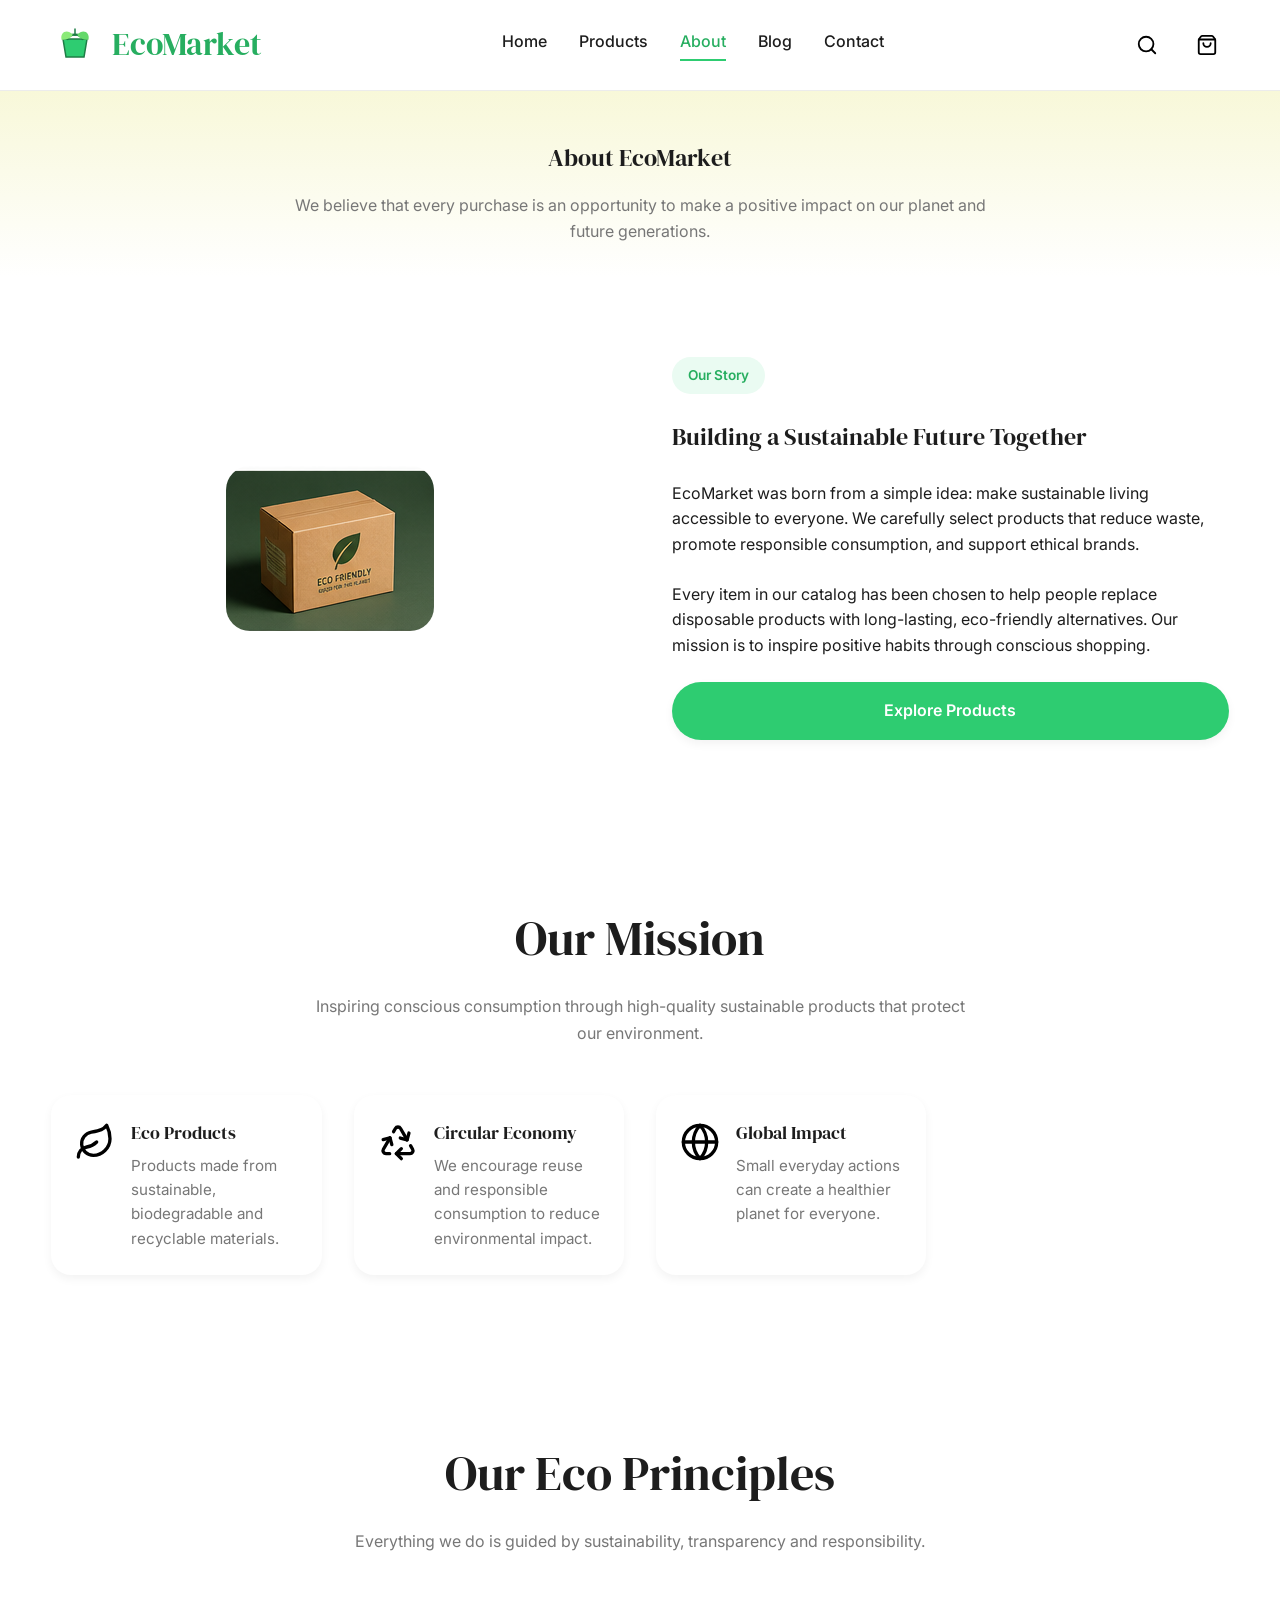
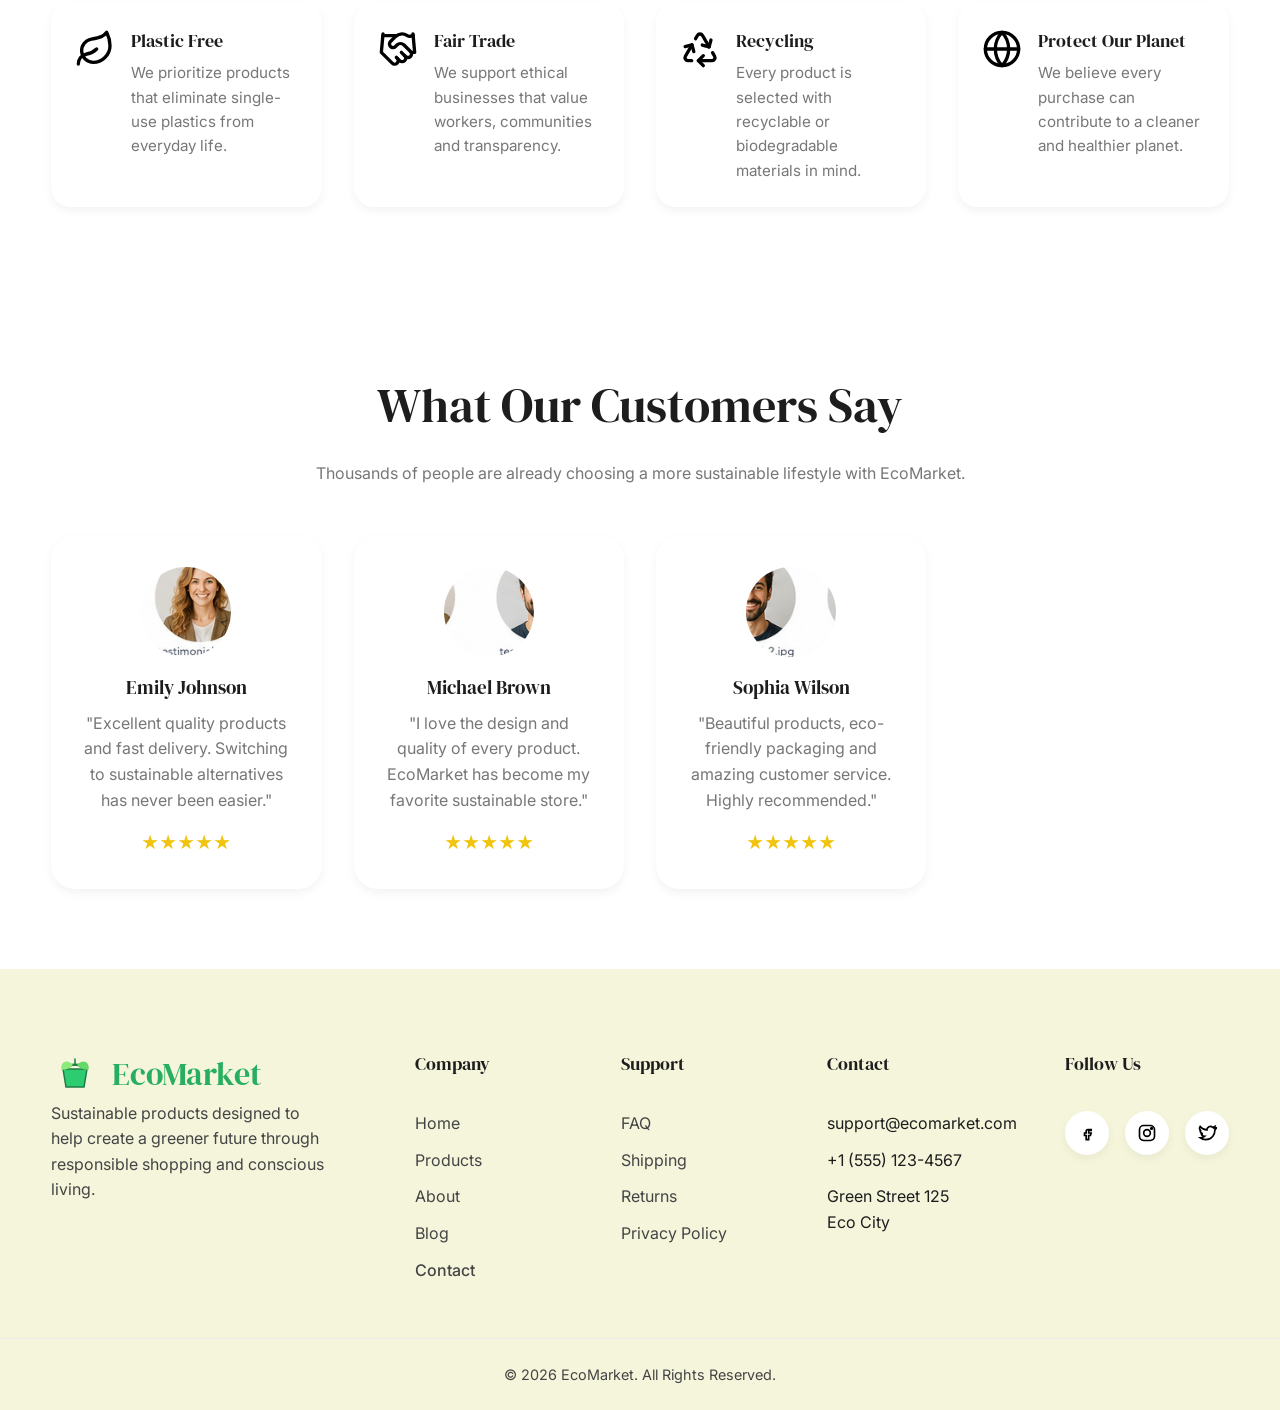
<file: views/sobre-nosotros.html>
<!DOCTYPE html>
<html lang="en">

<head>

    <!-- ==========================================
        META TAGS
    =========================================== -->

    <meta charset="UTF-8">

    <meta
        name="viewport"
        content="width=device-width, initial-scale=1.0">

    <meta
        name="description"
        content="Learn more about EcoMarket and our commitment to sustainability.">

    <meta
        name="author"
        content="Oscar Mora">

    <title>About Us | EcoMarket</title>

    <!-- ==========================================
        GOOGLE FONTS
    =========================================== -->

    <link rel="preconnect"
        href="https://fonts.googleapis.com">

    <link rel="preconnect"
        href="https://fonts.gstatic.com"
        crossorigin>

    <link
        href="https://fonts.googleapis.com/css2?family=DM+Serif+Display&family=Inter:wght@300;400;500;600;700&display=swap"
        rel="stylesheet">

    <!-- ==========================================
        CSS
    =========================================== -->

    <link
        rel="stylesheet"
        href="../css/main.css">

    <link
        rel="stylesheet"
        href="../css/layout.css">

    <link
        rel="stylesheet"
        href="../css/components.css">

    <link
        rel="stylesheet"
        href="../css/animations.css">

</head>

<body>

    <!-- ==========================================
        HEADER
    =========================================== -->

    <header class="header">

        <div class="container header__container">

        <a
    href="../index.html"
    class="header__logo">

    <img
        src="../img/logo/logo.svg"
        alt="EcoMarket Logo">

    <span>

        EcoMarket

    </span>

</a>

            <nav
                class="header__nav"
                aria-label="Main Navigation">

                <ul class="header__menu">

                    <li class="header__item">
    <a href="../index.html" class="header__link">Home</a>
</li>

<li class="header__item">
    <a href="productos.html" class="header__link">Products</a>
</li>

<li class="header__item">
    <a href="sobre-nosotros.html" class="header__link header__link--active">About</a>
</li>

<li class="header__item">
    <a href="blog.html" class="header__link">Blog</a>
</li>

<li class="header__item">
    <a href="contacto.html" class="header__link">Contact</a>
</li>

                </ul>

            </nav>

            <div class="header__actions">

                <a
                    href="#"
                    class="header__icon"
                    aria-label="Search">

                    <img
                        src="../img/icons/search.svg"
                        alt="Search">

                </a>

                <a
                    href="#"
                    class="header__icon"
                    aria-label="Shopping Cart">

                    <img
                        src="../img/icons/shopping-bag.svg"
                        alt="Shopping Cart">

                </a>

            </div>

        </div>

    </header>

    <main>

        <!-- ==========================================
            PAGE HEADER
        =========================================== -->

        <section class="page-header">

            <div class="container">

                <h1 class="page-header__title">

                    About EcoMarket

                </h1>

                <p class="page-header__description">

                    We believe that every purchase is an opportunity
                    to make a positive impact on our planet and future
                    generations.

                </p>

            </div>

        </section>

        <!-- ==========================================
            OUR STORY
        =========================================== -->

        <section class="about">

            <div class="container about__container">
                                <!-- ==========================================
                    ABOUT IMAGE
                =========================================== -->

                <div class="about__image">

                    <img
                        src="../img/about/about-story.webp"
                        alt="EcoMarket Team">

                </div>

                <!-- ==========================================
                    ABOUT CONTENT
                =========================================== -->

                <div class="about__content">

                    <span class="hero__tag">

                        Our Story

                    </span>

                    <h2>

                        Building a Sustainable Future Together

                    </h2>

                    <p>

                        EcoMarket was born from a simple idea:
                        make sustainable living accessible to
                        everyone. We carefully select products
                        that reduce waste, promote responsible
                        consumption, and support ethical brands.

                    </p>

                    <p>

                        Every item in our catalog has been chosen
                        to help people replace disposable products
                        with long-lasting, eco-friendly alternatives.
                        Our mission is to inspire positive habits
                        through conscious shopping.

                    </p>

                    <a
                        href="productos.html"
                        class="button button--primary">

                        Explore Products

                    </a>

                </div>

            </div>

        </section>

        <!-- ==========================================
            OUR MISSION
        =========================================== -->

        <section class="mission">

            <div class="container">

                <div class="section-title">

                    <h2>

                        Our Mission

                    </h2>

                    <p>

                        Inspiring conscious consumption through
                        high-quality sustainable products that
                        protect our environment.

                    </p>

                </div>

                <div class="benefits__grid">

                    <article class="benefit-card">

                        <img
                            src="../img/icons/leaf.svg"
                            alt="Nature"
                            class="benefit-card__icon">

                        <div>

                            <h3 class="benefit-card__title">

                                Eco Products

                            </h3>

                            <p class="benefit-card__text">

                                Products made from sustainable,
                                biodegradable and recyclable materials.

                            </p>

                        </div>

                    </article>

                    <article class="benefit-card">

                        <img
                            src="../img/icons/recycle.svg"
                            alt="Recycle"
                            class="benefit-card__icon">

                        <div>

                            <h3 class="benefit-card__title">

                                Circular Economy

                            </h3>

                            <p class="benefit-card__text">

                                We encourage reuse and responsible
                                consumption to reduce environmental impact.

                            </p>

                        </div>

                    </article>

                    <article class="benefit-card">

                        <img
                            src="../img/icons/globe.svg"
                            alt="Planet"
                            class="benefit-card__icon">

                        <div>

                            <h3 class="benefit-card__title">

                                Global Impact

                            </h3>

                            <p class="benefit-card__text">

                                Small everyday actions can create
                                a healthier planet for everyone.

                            </p>

                        </div>

                    </article>

                </div>

            </div>

        </section>

        <!-- ==========================================
            ECO PRINCIPLES
        =========================================== -->

        <section class="principles">

            <div class="container">

                <div class="section-title">

                    <h2>

                        Our Eco Principles

                    </h2>

                    <p>

                        Everything we do is guided by sustainability,
                        transparency and responsibility.

                    </p>

                </div>

                <div class="benefits__grid">
                                    <!-- ==========================================
                    ECO PRINCIPLES
                =========================================== -->

                <article class="benefit-card">

                    <img
                        src="../img/icons/leaf.svg"
                        alt="Plastic Free"
                        class="benefit-card__icon">

                    <div>

                        <h3 class="benefit-card__title">

                            Plastic Free

                        </h3>

                        <p class="benefit-card__text">

                            We prioritize products that eliminate
                            single-use plastics from everyday life.

                        </p>

                    </div>

                </article>

                <article class="benefit-card">

                    <img
                        src="../img/icons/handshake.svg"
                        alt="Fair Trade"
                        class="benefit-card__icon">

                    <div>

                        <h3 class="benefit-card__title">

                            Fair Trade

                        </h3>

                        <p class="benefit-card__text">

                            We support ethical businesses that value
                            workers, communities and transparency.

                        </p>

                    </div>

                </article>

                <article class="benefit-card">

                    <img
                        src="../img/icons/recycle.svg"
                        alt="Recycling"
                        class="benefit-card__icon">

                    <div>

                        <h3 class="benefit-card__title">

                            Recycling

                        </h3>

                        <p class="benefit-card__text">

                            Every product is selected with recyclable
                            or biodegradable materials in mind.

                        </p>

                    </div>

                </article>

                <article class="benefit-card">

                    <img
                        src="../img/icons/globe.svg"
                        alt="Planet"
                        class="benefit-card__icon">

                    <div>

                        <h3 class="benefit-card__title">

                            Protect Our Planet

                        </h3>

                        <p class="benefit-card__text">

                            We believe every purchase can contribute
                            to a cleaner and healthier planet.

                        </p>

                    </div>

                </article>

            </div>

        </section>

        <!-- ==========================================
            TESTIMONIALS
        =========================================== -->

        <section class="testimonials">

            <div class="container">

                <div class="section-title">

                    <h2>

                        What Our Customers Say

                    </h2>

                    <p>

                        Thousands of people are already choosing
                        a more sustainable lifestyle with EcoMarket.

                    </p>

                </div>

                <div class="products-grid">

                    <!-- TESTIMONIAL 1 -->

                    <article class="testimonial-card">

                        <div class="testimonial-card__image">

                            <img
                                src="../img/testimonials/person1.webp"
                                alt="Emily Johnson">

                        </div>

                        <h3 class="testimonial-card__name">

                            Emily Johnson

                        </h3>

                        <p class="testimonial-card__text">

                            "Excellent quality products and fast
                            delivery. Switching to sustainable
                            alternatives has never been easier."

                        </p>

                        <div class="testimonial-card__stars">

                            ★★★★★

                        </div>

                    </article>

                    <!-- TESTIMONIAL 2 -->

                    <article class="testimonial-card">

                        <div class="testimonial-card__image">

                            <img
                                src="../img/testimonials/person2.webp"
                                alt="Michael Brown">

                        </div>

                        <h3 class="testimonial-card__name">

                            Michael Brown

                        </h3>

                        <p class="testimonial-card__text">

                            "I love the design and quality of every
                            product. EcoMarket has become my favorite
                            sustainable store."

                        </p>

                        <div class="testimonial-card__stars">

                            ★★★★★

                        </div>

                    </article>

                    <!-- TESTIMONIAL 3 -->

                    <article class="testimonial-card">

                        <div class="testimonial-card__image">

                            <img
                                src="../img/testimonials/person3.webp"
                                alt="Sophia Wilson">

                        </div>

                        <h3 class="testimonial-card__name">

                            Sophia Wilson

                        </h3>

                        <p class="testimonial-card__text">

                            "Beautiful products, eco-friendly packaging
                            and amazing customer service. Highly
                            recommended."

                        </p>

                        <div class="testimonial-card__stars">

                            ★★★★★

                        </div>

                    </article>

                </div>

            </div>

        </section>
            </main>

    <!-- ==========================================
        FOOTER
    =========================================== -->

    <footer class="footer">

        <div class="container footer__container">

            <!-- BRAND -->

            <div class="footer__brand">

                <a
                    href="../index.html"
                    class="header__logo">

                    <img
                        src="../img/logo/logo.svg"
                        alt="EcoMarket Logo">

                    <span>

                        EcoMarket

                    </span>

                </a>

                <p class="footer__text">

                    Sustainable products designed to help create
                    a greener future through responsible shopping
                    and conscious living.

                </p>

            </div>

            <!-- COMPANY -->

            <div class="footer__column">

                <h3 class="footer__title">

                    Company

                </h3>

                <ul class="footer__list">

                    <li>

                        <a href="../index.html">

                            Home

                        </a>

                    </li>

                    <li>

                        <a href="productos.html">

                            Products

                        </a>

                    </li>

                    <li>

                        <a href="sobre-nosotros.html">

                            About

                        </a>

                    </li>

                    <li>

                        <a href="blog.html">

                            Blog

                        </a>

                    </li>

                    <li class="header__item">

                        <a
                            href="contacto.html"
                            class="header__link">

                            Contact

                        </a>

                    </li>

                </ul>

            </div>

            <!-- SUPPORT -->

            <div class="footer__column">

                <h3 class="footer__title">

                    Support

                </h3>

                <ul class="footer__list">

                    <li>

                        <a href="#">

                            FAQ

                        </a>

                    </li>

                    <li>

                        <a href="#">

                            Shipping

                        </a>

                    </li>

                    <li>

                        <a href="#">

                            Returns

                        </a>

                    </li>

                    <li>

                        <a href="#">

                            Privacy Policy

                        </a>

                    </li>

                </ul>

            </div>

            <!-- CONTACT -->

            <div class="footer__column">

                <h3 class="footer__title">

                    Contact

                </h3>

                <ul class="footer__list">

                    <li>

                        support@ecomarket.com

                    </li>

                    <li>

                        +1 (555) 123-4567

                    </li>

                    <li>

                        Green Street 125
                        <br>
                        Eco City

                    </li>

                </ul>

            </div>

            <!-- SOCIAL -->

            <div class="footer__column">

                <h3 class="footer__title">

                    Follow Us

                </h3>

                <div class="footer__social">

                    <a
                        href="#"
                        aria-label="Facebook">

                        <img
                            src="../img/icons/facebook.svg"
                            alt="Facebook">

                    </a>

                    <a
                        href="#"
                        aria-label="Instagram">

                        <img
                            src="../img/icons/instagram.svg"
                            alt="Instagram">

                    </a>

                    <a
                        href="#"
                        aria-label="Twitter">

                        <img
                            src="../img/icons/twitter.svg"
                            alt="Twitter">

                    </a>

                </div>

            </div>

        </div>

        <div class="footer__bottom">

            <div class="container">

                <p>

                    © 2026 EcoMarket. All Rights Reserved.

                </p>

            </div>

        </div>

    </footer>

</body>

</html>
</file>
<file: css/main.css>
/* ==========================================
   RESET
========================================== */

*,
*::before,
*::after{
    margin:0;
    padding:0;
    box-sizing:border-box;
}

html{
    font-size:16px;
    scroll-behavior:smooth;
}

body{
    font-family:'Inter',sans-serif;
    background:#ffffff;
    color:#1d1d1d;
    line-height:1.6;
    overflow-x:hidden;
}

img{
    width:100%;
    display:block;
}

a{
    text-decoration:none;
    color:inherit;
}

ul{
    list-style:none;
}

button,
input,
textarea{
    border:none;
    outline:none;
    font-family:inherit;
}

button{
    cursor:pointer;
    background:none;
}

/* ==========================================
   VARIABLES
========================================== */

:root{

    /* COLORS */

    --primary:#2ECC71;
    --primary-dark:#27AE60;

    --secondary:#F5F5DC;

    --white:#FFFFFF;

    --black:#1D1D1D;

    --gray-100:#F8F8F8;
    --gray-200:#ECECEC;
    --gray-300:#D8D8D8;
    --gray-500:#777777;
    --gray-700:#444444;

    /* TYPOGRAPHY */

    --font-title:'DM Serif Display',serif;
    --font-text:'Inter',sans-serif;

    /* CONTAINER */

    --container:1200px;

    /* SPACING */

    --space-1:0.5rem;
    --space-2:1rem;
    --space-3:1.5rem;
    --space-4:2rem;
    --space-5:3rem;
    --space-6:4rem;
    --space-7:5rem;
    --space-8:6rem;

    /* RADIUS */

    --radius-sm:8px;
    --radius-md:12px;
    --radius-lg:20px;
    --radius-xl:32px;
    --radius-round:999px;

    /* SHADOW */

    --shadow-sm:0 4px 10px rgba(0,0,0,.05);

    --shadow-md:0 10px 30px rgba(0,0,0,.08);

    --shadow-lg:0 20px 45px rgba(0,0,0,.12);

    /* TRANSITION */

    --transition:.35s ease;

}

/* ==========================================
   GLOBAL
========================================== */

body{
    min-height:100vh;
}

.container{

    width:min(90%,var(--container));

    margin:auto;

}

section{

    padding:5rem 0;

}

.section-title{

    text-align:center;

    margin-bottom:3rem;

}

.section-title h2{

    font-family:var(--font-title);

    font-size:2.5rem;

    font-weight:400;

    margin-bottom:1rem;

}

.section-title p{

    color:var(--gray-500);

    max-width:650px;

    margin:auto;

}

/* ==========================================
   BUTTONS BASE
========================================== */

.button{

    display:inline-flex;

    align-items:center;

    justify-content:center;

    gap:.7rem;

    padding:1rem 2rem;

    border-radius:var(--radius-round);

    font-weight:600;

    transition:var(--transition);

}

.button--primary{

    background:var(--primary);

    color:var(--white);

}

.button--primary:hover{

    background:var(--primary-dark);

}

/* ==========================================
   TITLES
========================================== */

h1,h2,h3,h4{

    font-family:var(--font-title);

    font-weight:400;

}

/* ==========================================
   MOBILE FIRST
========================================== */

@media(min-width:768px){

    .section-title h2{

        font-size:3rem;

    }

}

@media(min-width:1200px){

    .container{

        width:min(92%,1200px);

    }

}
</file>
<file: css/layout.css>
/* ==========================================
HEADER
========================================== */

.header{
    width:100%;
    background:var(--white);
    position:sticky;
    top:0;
    left:0;
    z-index:1000;
    border-bottom:1px solid var(--gray-200);
}

.header__container{
    height:90px;
    display:flex;
    justify-content:space-between;
    align-items:center;
}

.header__logo{
    display:flex;
    align-items:center;
    gap:.8rem;
    font-family:var(--font-title);
    font-size:2rem;
    color:var(--primary-dark);
}

.header__logo img{
    width:48px;
    height:48px;
}

.header__nav{
    display:none;
}

.header__menu{
    display:flex;
    gap:2rem;
}

.header__link{
    font-weight:500;
    transition:.3s;
}

.header__link:hover,

.header__link--active{
    color:var(--primary-dark);
}

.header__actions{
    display:flex;
    gap:1rem;
}

.header__icon{
    width:44px;
    height:44px;
    display:flex;
    justify-content:center;
    align-items:center;
    border-radius:50%;
    transition:var(--transition);
}

    

.header__icon:hover{
    background:var(--gray-100);
}

.header__icon img{
    width:22px;
    height:22px;

}
/* ==========================================
HERO
========================================== */

.hero{
    padding:5rem 0;
}

.hero__container{
    display:grid;
    gap:3rem;
    align-items:center;
}

.hero__content{
    display:flex;
    flex-direction:column;
    gap:1.5rem;
}

.hero__title{
    font-size:3.5rem;
    line-height:1.1;
}

.hero__description{
    max-width:520px;
    color:var(--gray-500);
}

.hero__tag{
    width:max-content;
}

.hero__buttons{
    display:flex;
    gap:1rem;
    flex-wrap:wrap;
}

.hero__image{
    position:relative;
}

.hero__image img{
    width:100%;
    height:100%;
    object-fit:cover;
    border-radius:30px;

}

.hero-card{
    position:absolute;
    left:30px;
    bottom:30px;
    width:280px;
    display:flex;
    gap:1rem;
    align-items:center;
    background:var(--white);
    padding:1rem;
    border-radius:20px;
    box-shadow:var(--shadow-lg);

}
.hero-card__image{
    width:70px;
    height:70px;
    flex-shrink:0;

}

.hero-card__image img{
    width:100%;
    height:100%;
    object-fit:cover;
    border-radius:15px;

}

.hero-card__content{
    display:flex;
    flex-direction:column;
    gap:.3rem;
}
/* ==========================================
ABOUT
========================================== */

.about{
    padding:5rem 0;
}

.about__container{
    display:grid;
    grid-template-columns:1fr 1fr;
    gap:4rem;
    align-items:center;
}

.about__content{
    display:flex;
    flex-direction:column;
    gap:1.5rem;
}

.about__image{
    max-width:600px;
    margin:0 auto;
}

.about__image img{
    width:100%;
    max-height:450px;
    object-fit:cover;
    border-radius:24px;
    display:block;
}


/* ==========================================
BENEFITS
========================================== */

.benefits{
    padding:2rem 0;
}

.benefits__grid{
    display:grid;
    gap:2rem;
    justify-content:center;

}

.benefit-card{

    display:flex;
    gap:1rem;
    align-items:flex-start;
    padding:2rem;
    border-radius:20px;
    background:white;
    box-shadow:var(--shadow-sm);
    transition:var(--transition);
}

.benefit-card:hover{
    transform:translateY(-5px);
}

.benefit-card__icon{
    width:45px;
    height:45px;
    object-fit:contain;
}
/* ==========================================
CATEGORIES
========================================== */

.categories{
    padding:4rem 0;
}

.categories__header{
    display:flex;
    justify-content:space-between;
    align-items:center;
    margin-bottom:2rem;
}

.categories__buttons{
    display:flex;
    gap:1rem;
    flex-wrap:wrap;
}

.category-btn{
    padding:.8rem 1.5rem;
    border-radius:999px;
    border:1px solid var(--gray-300);
    background:white;
    cursor:pointer;
    transition:var(--transition);
}

.category-btn:hover{
    background:var(--primary);
    color:white;
}

.category-btn--active{
    background:var(--primary);
    color:white;
}

/* ==========================================
FEATURED
========================================== */
.product-card{
    background:white;
    border-radius:24px;
    overflow:hidden;
    box-shadow:var(--shadow-md);
    transition:var(--transition);
}

.product-card__image{
    width:100%;
    aspect-ratio:1/1;
    object-fit:cover;
}

.product-card:hover{
    transform:translateY(-8px);
}

.product-card__footer{

    display:flex;
    justify-content:space-between;
    align-items:center;
    margin-top:1rem;
}

.product-card__button{
    padding:.6rem 1rem;
    border-radius:999px;
    background:var(--primary);
    color:white;
    font-size:.9rem;
    transition:var(--transition);
}

.product-card__button:hover{
    background:var(--primary-dark);
}

.featured{
    padding:5rem 0;
}

.featured__header{
    display:flex;
    justify-content:space-between;
    align-items:center;
    margin-bottom:3rem;
}

.featured__title{
    margin:0;
}

.featured__link{
    color:var(--primary-dark);
    font-weight:600;
    transition:var(--transition);
}

.featured__link:hover{
    opacity:.8;
}

.products-grid{
    display:grid;
    grid-template-columns:1fr;
    gap:2rem;
}
/* ==========================================
FEATURED
========================================== */

.featured{
    padding:5rem 0;
}


/* ==========================================
CONTACT
========================================== */

.contact{

    padding:5rem 0;

}

.contact__container{

    display:grid;

    grid-template-columns:1fr 1fr;

    gap:4rem;

    align-items:start;

}

/* ==========================================
NEWSLETTER
========================================== */

.newsletter{
    padding:5rem 0;
}

.newsletter__content{
    max-width:700px;
    margin:auto;
    text-align:center;
}

.newsletter__form{
    display:flex;
    gap:1rem;
    justify-content:center;
    flex-wrap:wrap;
    margin-top:2rem;
}
.newsletter__tag{
    display:inline-block;
    margin-bottom:1rem;
}

.newsletter__title{
    margin-bottom:1rem;
}

.newsletter__description{
    margin-bottom:2rem;
    color:var(--gray-500);
}

.newsletter__input{
    padding:1rem 1.5rem;
    min-width:300px;
    border:1px solid var(--gray-300);
    border-radius:50px;
}

/* ==========================================
FOOTER
========================================== */

.footer{
    padding-top:5rem;
    background:#F8F8D9;
}

.footer__container{
    display:grid;
    gap:3rem;
}

.footer__column{
    display:flex;
    flex-direction:column;
    gap:1rem;
}

.footer__list{
    display:flex;
    flex-direction:column;
    gap:.7rem;
}

.footer__social a{
    width:44px;
    height:44px;
    display:flex;
    justify-content:center;
    align-items:center;
    background:white;
    border-radius:50%;
    transition:var(--transition);
}

.footer__social a:hover{
    background:var(--primary);
    transform:translateY(-4px);
}

.footer__social img{
    width:20px;
    height:20px;
}

.footer__bottom{
    margin-top:3rem;
    padding:1.5rem 0;
    text-align:center;
    border-top:1px solid var(--gray-200);
}
/* ==========================================
BLOG HERO
========================================== */

.blog-hero{
    padding:4rem 0 3rem;
}

.blog-hero .container{
    max-width:800px;
    margin:0 auto;
    text-align:center;
}

.blog-hero__title{
    margin-bottom:1.5rem;
    font-size:clamp(2.5rem,5vw,3.8rem);
}

.blog-hero__description{
    max-width:700px;
    margin:0 auto;
    color:var(--gray-500);
    line-height:1.8;
}

/* ==========================================
BLOG
========================================== */

.blog{
    padding:2rem 0 5rem;
}

.blog .container{
    max-width:1100px;
    margin:0 auto;
}

/* ==========================================
ARTICLE
========================================== */

.article{
    padding:4rem 0 5rem;
}

.article .container{
    max-width:900px;
    margin:0 auto;
}
/* ==========================================
RESPONSIVE BLOG & ARTICLE
========================================== */

@media(max-width:992px){

    .blog{
        padding:2rem 0 4rem;
    }

    .article{
        padding:3rem 0 4rem;
    }

}

@media(max-width:768px){

    .blog-hero{
        padding:3rem 0 2rem;
    }

    .blog-hero__title{
        font-size:2.4rem;
    }

    .blog-card{
        grid-template-columns:1fr;
        padding:1.5rem;
    }

    .blog-card__image{
        height:220px;
    }

    .article{
        padding:2.5rem 0 3.5rem;
    }

    .article__title{
        font-size:2rem;
    }

    .article__image{
        height:300px;
        margin-bottom:2rem;
    }

}

@media(max-width:576px){

    .blog{
        padding:1.5rem 0 3rem;
    }

    .blog-card{
        padding:1.25rem;
    }

    .blog-card__title{
        font-size:1.5rem;
    }

    .blog-card__meta{
        gap:.5rem;
    }

    .blog-card__image{
        height:200px;
    }

    .article__title{
        font-size:1.75rem;
    }

    .article__content h2{
        font-size:1.5rem;
    }

    .article__image{
        height:240px;
    }

}
/* ==========================================
RESPONSIVE GENERAL
========================================== */

@media (min-width:768px){

    .header__nav{
        display:block;
    }

    .hero__container{
        grid-template-columns:1fr 1fr;
    }

    .benefits__grid{
        grid-template-columns:repeat(2,1fr);
    }

    .products-grid{
        grid-template-columns:repeat(2,1fr);
    }

    .footer__container{
        grid-template-columns:2fr 1fr 1fr 1fr 1fr;
        align-items:start;
    }

}

@media (min-width:992px){

    .products-grid{
        grid-template-columns:repeat(4,1fr);
    }

    .benefits__grid{
        grid-template-columns:repeat(4,1fr);
    }

    .categories__buttons{
        flex-wrap:nowrap;
    }

}

@media (max-width:991px){

    .about__container{
        grid-template-columns:1fr;
    }

    .contact__container{
        grid-template-columns:1fr;
    }

    .featured__header{
        flex-direction:column;
        gap:1rem;
        align-items:flex-start;
    }

}

@media (max-width:767px){

    .header__container{
        height:80px;
    }

    .hero{
        padding:3rem 0;
    }

    .hero__title{
        font-size:2.5rem;
    }

    .hero-card{
        position:static;
        width:100%;
        margin-top:1.5rem;
    }

    .categories__header{
        flex-direction:column;
        align-items:flex-start;
        gap:1.5rem;
    }

    .newsletter__form{
        flex-direction:column;
    }

    .newsletter__input{
        min-width:100%;
    }

}

@media (max-width:576px){

    .section-title h2{
        font-size:2rem;
    }

    .header__logo{
        font-size:1.6rem;
    }

    .hero__title{
        font-size:2rem;
    }

    .button{
        width:100%;
    }

}
</file>
<file: css/components.css>
/* ==========================================
BUTTONS
========================================== */

.button{
    display:inline-flex;
    align-items:center;
    justify-content:center;
    padding:1rem 2rem;
    border-radius:999px;
    font-weight:600;
    transition:var(--transition);
    cursor:pointer;
    box-shadow:var(--shadow-sm);
}

.button--primary{
    background:var(--primary);
    color:var(--white);
}

.button--primary:hover{
    background:var(--primary-dark);
    transform:translateY(-2px);
}

.button--secondary{
    background:transparent;
    color:var(--primary-dark);
    border:2px solid var(--primary);
}

.button--secondary:hover{
    background:var(--primary);
    color:var(--white);
}
/* ==========================================
SECTION TITLE
========================================== */

.section-title{
    max-width:700px;
    margin:0 auto 3rem;
    text-align:center;
}

.section-title h2{
    margin-bottom:1rem;
}

.section-title p{
    color:var(--gray-500);
    line-height:1.7;
}

/* ==========================================
HERO
========================================== */

.hero__tag{
    display:inline-block;
    padding:.5rem 1rem;
    background:#EAFBF2;
    color:var(--primary-dark);
    border-radius:999px;
    font-size:.85rem;
    font-weight:600;
}

.hero__title{
    font-size:clamp(2.5rem,5vw,4.8rem);
    line-height:1.1;
    margin:1rem 0;
}

.hero__description{
    color:var(--gray-500);
    max-width:520px;
}

/* ==========================================
HERO CARD
========================================== */

.hero-card{
    width:280px;
    display:flex;
    align-items:center;
    gap:1rem;
    background:var(--white);
    padding:1rem;
    border-radius:20px;
    box-shadow:var(--shadow-lg);
}

.hero-card__image{
    width:70px;
    flex-shrink:0;
}

.hero-card__image img{
    border-radius:16px;
}

.hero-card__label{
    font-size:.8rem;
    color:var(--primary-dark);
    font-weight:600;
}

.hero-card__title{
    font-size:1rem;
    margin:.3rem 0;
}

.hero-card__price{
    color:var(--primary-dark);
    font-weight:700;
}

/* ==========================================
BENEFITS
========================================== */

.benefit-card{
    display:flex;
    gap:1rem;
    align-items:flex-start;
    background:var(--white);
    padding:1.5rem;
    border-radius:20px;
    box-shadow:var(--shadow-sm);
}

.benefit-card__icon{
    width:40px;
}

.benefit-card__title{
    margin-bottom:.4rem;
    font-size:1.1rem;
}

.benefit-card__text{
    color:var(--gray-500);
    font-size:.95rem;
}

/* ==========================================
CATEGORY BUTTONS
========================================== */

.category-btn{
    padding:.8rem 1.5rem;
    border-radius:999px;
    background:var(--gray-100);
    color:var(--gray-700);
    transition:var(--transition);
    cursor:pointer;
}

.category-btn:hover{
    background:var(--primary);
    color:var(--white);
}

.category-btn--active{
    background:var(--primary);
    color:var(--white);
}

/* ==========================================
FEATURED
========================================== */

.featured__title{
    font-size:2.3rem;
}

.featured__link{
    color:var(--primary-dark);
    font-weight:600;
}

/* ==========================================
PRODUCT CARD
========================================== */

.product-card{
    position:relative;
    overflow:hidden;
    background:var(--white);
    border-radius:24px;
    box-shadow:var(--shadow-sm);
    transition:var(--transition);
}

.product-card:hover{
    transform:translateY(-8px);
    box-shadow:var(--shadow-lg);
}

.product-card__badge{
    position:absolute;
    top:18px;
    left:18px;
    background:var(--primary);
    color:var(--white);
    padding:.45rem .9rem;
    border-radius:999px;
    font-size:.75rem;
    font-weight:600;
    z-index:100;
}

.product-card__favorite{
    position:absolute;
    top:18px;
    right:18px;
    width:42px;
    height:42px;
    display:flex;
    align-items:center;
    justify-content:center;
    background:var(--white);
    border-radius:50%;
    box-shadow:var(--shadow-sm);
    z-index:100;
}

.product-card__favorite img{
    width:18px;
}

.product-card__favorite{
    transition:var(--transition);
}

.product-card__favorite:hover{
    transform:scale(1.1);
}

.product-card__image{
    width:100%;
    aspect-ratio:1/1;
    object-fit:cover;
}

/* ==========================================
PRODUCT CARD CONTENT
========================================== */

.product-card__content{
    padding:1.5rem;
}

.product-card__category{
    display:inline-block;
    font-size:.8rem;
    font-weight:600;
    color:var(--primary-dark);
    margin-bottom:.5rem;
    text-transform:uppercase;
    letter-spacing:.5px;
}

.product-card__title{
    font-size:1.35rem;
    margin-bottom:.75rem;
    color:var(--black);
}

.product-card__description{
    font-size:.95rem;
    color:var(--gray-500);
    margin-bottom:1.5rem;
    line-height:1.6;
}

.product-card__footer{
    display:flex;
    justify-content:space-between;
    align-items:center;
}

.product-card__price{
    font-size:1.25rem;
    font-weight:700;
    color:var(--primary-dark);
}

.product-card__button{
    display:inline-flex;
    align-items:center;
    justify-content:center;
    padding:.7rem 1.2rem;
    border-radius:999px;
    background:var(--primary);
    color:var(--white);
    font-size:.9rem;
    font-weight:600;
    transition:var(--transition);
}

.product-card__button:hover{
    background:var(--primary-dark);
}

.product-card__stock{
    display:inline-block;
    margin-top:1rem;
    padding:.35rem .8rem;
    border-radius:999px;
    background:#EAFBF2;
    color:var(--primary-dark);
    font-size:.75rem;
    font-weight:600;
}

.product-card__stock--out{
    background:#FFE5E5;
    color:#D63031;
}

/* ==========================================
NEWSLETTER
========================================== */

.newsletter__content{
    background:linear-gradient(
        135deg,
        #2ECC71,
        #27AE60
    );
    color:var(--white);
    padding:4rem 2rem;
    border-radius:32px;
}

.newsletter__tag{
    display:inline-block;
    padding:.5rem 1rem;
    background:rgba(255,255,255,.2);
    border-radius:999px;
    margin-bottom:1rem;
    font-size:.85rem;
    font-weight:600;
}

.newsletter__title{
    font-size:2.5rem;
    margin-bottom:1rem;
}

.newsletter__description{
    max-width:600px;
    margin:0 auto 2rem;
    opacity:.9;
}

.newsletter__input{
    width:320px;
    max-width:100%;
    padding:1rem 1.5rem;
    border-radius:999px;
    background:var(--white);
    color:var(--black);
    font-size:1rem;
}

/* ==========================================
FOOTER
========================================== */

.footer{
    background:var(--secondary);
}

.footer__logo{
    color:var(--primary-dark);
    margin-bottom:1rem;
}

.footer__text{
    color:var(--gray-700);
    max-width:280px;
}

.footer__title{
    font-size:1.15rem;
    margin-bottom:1rem;
}

.footer__list a{
    color:var(--gray-700);
    transition:var(--transition);
}

.footer__list a:hover{
    color:var(--primary-dark);
}

.footer__social{
    display:flex;
    gap:1rem;
}

.footer__social a{
    width:44px;
    height:44px;
    display:flex;
    justify-content:center;
    align-items:center;
    background:var(--white);
    border-radius:50%;
    box-shadow:var(--shadow-sm);
    transition:var(--transition);
}

.footer__social img{
    width:20px;
}

.footer__social a:hover{
    background:var(--primary);
}

.footer__social a:hover img{
    filter:brightness(0) invert(1);
}

.footer__bottom{
    color:var(--gray-700);
    font-size:.9rem;
}
/* ==========================================
PAGE HEADER
========================================== */

.page-header{

    padding:3rem 0 2rem;
    text-align:center;
    background:linear-gradient(
        180deg,
        #F8F8D9 0%,
        #FFFFFF 100%
    );

}

.page-header__title{
    margin-bottom:1rem;
}

.page-header__description{
    max-width:700px;
    margin:auto;
    color:var(--gray-500);
}
/* ==========================================
CATALOG
========================================== */

.catalog{

    padding:4rem 0 6rem;

}

.catalog__container{

    display:grid;
    grid-template-columns:250px 1fr;
    gap:3rem;
    align-items:start;

}

.catalog__content{

    display:flex;
    flex-direction:column;
    gap:2rem;
}

/* ==========================================
FILTERS
========================================== */

.filters{

    padding:2rem;
    background:white;
    border-radius:24px;
    box-shadow:var(--shadow-sm);
    position:sticky;
    top:120px;
}

.filters__title{
    margin-bottom:1.5rem;
}

.filters__group{
    margin-bottom:2rem;
}

.filters__group h3{
    margin-bottom:1rem;
}

.filters__list{

    display:flex;
    flex-direction:column;
    gap:.8rem;
}

.filters__item label{

    display:flex;
    gap:.6rem;
    cursor:pointer;
}

/* ==========================================
SEARCH BAR
========================================== */

.search-bar{

    display:flex;
    gap:1rem;
    background:white;
    padding:1rem;
    border-radius:20px;
    box-shadow:var(--shadow-sm);
}

.search-bar input{

    flex:1;
    border:none;
    outline:none;
    font-size:1rem;
    background:transparent;
}

/* ==========================================
PAGINATION
========================================== */

.pagination{
    display:flex;
    justify-content:center;
    gap:.75rem;
    margin-top:3rem;
}

.pagination__link{
    min-width:44px;
    height:44px;
    display:flex;
    justify-content:center;
    align-items:center;
    border-radius:12px;
    background:white;
    box-shadow:var(--shadow-sm);
    transition:var(--transition);
}

.pagination__link:hover{
    background:var(--primary);
    color:white;
}

.pagination__link--active{
    background:var(--primary);
    color:white;
}

/* =====================================
CONTACT FORM
========================================== */

.contact-form{
    display:flex;
    flex-direction:column;
    gap:1.5rem;
}

.contact-form__group{
    display:flex;
    flex-direction:column;
    gap:.5rem;
}

.contact-form__label{
    font-weight:600;
    color:var(--gray-700);
}

.contact-form__input,
.contact-form__textarea{
    width:100%;
    padding:1rem 1.2rem;
    border:2px solid var(--gray-200);
    border-radius:16px;
    font-size:1rem;
    transition:var(--transition);
    background:var(--white);
}

.contact-form__textarea{
    resize:vertical;
    min-height:180px;
}

.contact-form__input:focus,
.contact-form__textarea:focus{
    border-color:var(--primary);
}

.contact-form__input:valid,
.contact-form__textarea:valid{
    border-color:#2ECC71;
}

.contact-form__input:invalid:not(:placeholder-shown),
.contact-form__textarea:invalid:not(:placeholder-shown){
    border-color:#E74C3C;
}

/* ==========================================
FILTER SIDEBAR
========================================== */

.filters{
    background:var(--white);
    border-radius:24px;
    padding:2rem;
    box-shadow:var(--shadow-sm);
}

.filters__title{
    margin-bottom:1.5rem;
}

.filters__group{
    margin-bottom:2rem;
}

.filters__group h3{
    margin-bottom:1rem;
    font-size:1rem;
}

.filters__list{
    display:flex;
    flex-direction:column;
    gap:.8rem;
}

.filters__item{
    display:flex;
    align-items:center;
    gap:.6rem;
}

/* ==========================================
SEARCH BAR
========================================== */

.search-bar{
    display:flex;
    align-items:center;
    gap:1rem;
    background:var(--white);
    border-radius:999px;
    padding:.5rem .5rem .5rem 1.2rem;
    box-shadow:var(--shadow-sm);
}

.search-bar input{
    flex:1;
    background:transparent;
    font-size:1rem;
}

/* ==========================================
PAGINATION
========================================== */

.pagination{
    display:flex;
    justify-content:center;
    align-items:center;
    gap:.75rem;
    margin-top:4rem;
}

.pagination__link{
    width:45px;
    height:45px;
    display:flex;
    justify-content:center;
    align-items:center;
    border-radius:50%;
    background:var(--gray-100);
    transition:var(--transition);
}

.pagination__link:hover,
.pagination__link--active{
    background:var(--primary);
    color:var(--white);
}

/* ==========================================
TESTIMONIAL CARD
========================================== */

.testimonial-card{
    background:var(--white);
    border-radius:24px;
    padding:2rem;
    text-align:center;
    box-shadow:var(--shadow-sm);
    transition:var(--transition);
}

.testimonial-card:hover{
    transform:translateY(-8px);
    box-shadow:var(--shadow-lg);
}

.testimonial-card__image{
    width:90px;
    height:90px;
    margin:0 auto 1rem;
    border-radius:50%;
    overflow:hidden;
}

.testimonial-card__name{
    margin-bottom:.5rem;
}

.testimonial-card__text{
    color:var(--gray-500);
    margin-bottom:1rem;
}

.testimonial-card__stars{
    color:#F1C40F;
    font-size:1.1rem;
}

/* ==========================================
SOCIAL ICONS
========================================== */

.social-icon{
    width:48px;
    height:48px;
    display:flex;
    justify-content:center;
    align-items:center;
    border-radius:50%;
    background:var(--white);
    transition:var(--transition);
}

.social-icon img{
    width:22px;
}

.social-icon:hover{
    background:var(--primary);
    transform:scale(1.1);
}

.social-icon:hover img{
    filter:brightness(0) invert(1);
}

/* ==========================================
MAP
========================================== */

.map{

    margin-top:2rem;
    overflow:hidden;
    border-radius:24px;
    box-shadow:var(--shadow-md);

}

.map a{

    display:block;

}

.map img{

    width:100%;
    display:block;
    cursor:pointer;
    transition:var(--transition);

}

.map:hover img{

    transform:scale(1.02);
    opacity:.95;

}
/* ==========================================
SECTION HEADERS
========================================== */


.section-header{
    display:flex;
    justify-content:space-between;
    align-items:center;
    gap:2rem;
    margin-bottom:3rem;
    flex-wrap:wrap;
}

.section-header__title{
    font-size:2.5rem;
}

.section-header__text{
    color:var(--gray-500);
    max-width:600px;
}

.section-title{
    max-width:700px;
    margin:0 auto 3rem;
    text-align:center;
}

.section-title h2{
    margin-bottom:1rem;

}

.section-title p{
    color:var(--gray-500);
}

/* ==========================================
SECTION TITLE
========================================== */

.section-title{
    max-width:700px;
    margin:0 auto 3rem;
    text-align:center;
}

.section-title h2{
    margin-bottom:1rem;
}

.section-title p{
    color:var(--gray-500);
    line-height:1.7;
}

/* ==========================================
CONTACT CARDS
========================================== */

.contact__cards{
    display:grid;
    grid-template-columns:repeat(auto-fit,minmax(250px,1fr));
    gap:1.5rem;
    margin:2rem 0;

}
/* ==========================================
RESPONSIVE COMPONENTS
========================================== */

@media(min-width:768px){

    .contact-form{
        gap:2rem;
    }

    .newsletter__form{
        flex-wrap:nowrap;
    }

}

@media(max-width:992px){

    .catalog__container{
        grid-template-columns:1fr;
        gap:2rem;
    }

    .filters{
        position:static;
        width:100%;
    }

    .search-bar{
        width:100%;
    }

}

@media(max-width:576px){

    .catalog{
        padding:2rem 0 4rem;
    }

    .filters{
        padding:1.5rem;
    }

    .search-bar{
        flex-direction:column;
        border-radius:20px;
    }

    .search-bar input{
        width:100%;
    }

    .search-bar .button{
        width:100%;
    }

}

@media(min-width:1024px){

    .search-bar{
        max-width:450px;
    }

    .filters{
        position:sticky;
        top:110px;
    }

}
/* ==========================================
BLOG CARD
========================================== */

.blog-card{
    display:grid;
    grid-template-columns:260px 1fr;
    gap:2rem;
    align-items:center;
    padding:2rem;
    margin-bottom:2rem;
    background:var(--white);
    border-radius:24px;
    box-shadow:var(--shadow-md);
    transition:var(--transition);
}

.blog-card:hover{
    transform:translateY(-6px);
    box-shadow:var(--shadow-lg);
}

.blog-card__image{
    width:100%;
    height:190px;
    overflow:hidden;
    border-radius:18px;
}

.blog-card__image img{
    width:100%;
    height:100%;
    object-fit:cover;
    display:block;
    transition:var(--transition);
}

.blog-card:hover .blog-card__image img{
    transform:scale(1.05);
}

.blog-card__content{
    display:flex;
    flex-direction:column;
    gap:1rem;
}

.blog-card__meta{
    display:flex;
    align-items:center;
    gap:1rem;
    flex-wrap:wrap;
}

.blog-card__category{
    font-size:.8rem;
    font-weight:700;
    text-transform:uppercase;
    color:var(--primary);
    letter-spacing:.5px;
}

.blog-card__date{
    color:var(--gray-500);
    font-size:.9rem;
}

.blog-card__title{
    margin:0;
    font-size:1.75rem;
    line-height:1.3;
}

.blog-card__description{
    color:var(--gray-500);
    line-height:1.8;
    margin:.5rem 0;
}

.blog-card__link{
    width:max-content;
    font-weight:600;
    color:var(--primary);
    transition:var(--transition);
}

.blog-card__link:hover{
    color:var(--primary-dark);
}

/* ==========================================
BLOG RESPONSIVE
========================================== */

@media(max-width:768px){

    .blog-card{
        grid-template-columns:1fr;
        padding:1.5rem;
    }

    .blog-card__image{
        height:220px;
    }

    .blog-card__title{
        font-size:1.45rem;
    }

}
/* ==========================================
ARTICLE
========================================== */

.article{
    padding:4rem 0 5rem;
}

.article .container{
    max-width:900px;
    margin:0 auto;
}

.article__meta{
    display:flex;
    flex-wrap:wrap;
    gap:1rem;
    margin-bottom:2rem;
    color:var(--gray-500);
    font-size:.95rem;
}

.article__category{
    color:var(--primary);
    font-weight:600;
    text-transform:uppercase;
}

.article__title{
    margin-bottom:2rem;
    font-size:clamp(2.2rem,4vw,3.2rem);
    line-height:1.2;
}

.article__image{
    width:100%;
    height:500px;
    margin-bottom:3rem;
    border-radius:24px;
    overflow:hidden;
    box-shadow:var(--shadow-md);
}

.article__image img{
    width:100%;
    height:100%;
    object-fit:cover;
    display:block;
}

.article__content{
    display:flex;
    flex-direction:column;
    gap:1.5rem;
}

.article__content h2{
    margin-top:1rem;
    font-size:2rem;
}

.article__content p{
    color:var(--gray-600);
    line-height:1.9;
}

.article__content ul{
    padding-left:1.5rem;
    color:var(--gray-600);
    line-height:1.9;
}

.article__content li{
    margin-bottom:.75rem;
}

.article__content strong{
    color:var(--black);
}

.article__back{
    display:inline-flex;
    align-items:center;
    gap:.5rem;
    margin-top:3rem;
}

.article__back:hover{
    opacity:.9;
}

/* ==========================================
ARTICLE RESPONSIVE
========================================== */

@media(max-width:768px){

    .article{
        padding:3rem 0 4rem;
    }

    .article__title{
        font-size:2rem;
    }

    .article__image{
        height:280px;
        margin-bottom:2rem;
    }

    .article__content h2{
        font-size:1.6rem;
    }

}
</file>
<file: css/animations.css>
/* ==========================================
   GLOBAL TRANSITIONS
========================================== */

a,
button,
input,
textarea,
img,
.product-card,
.hero-card,
.benefit-card,
.category-btn{

    transition:
        background-color .3s ease,
        color .3s ease,
        border-color .3s ease,
        box-shadow .3s ease,
        transform .3s ease;

}

/* ==========================================
   BUTTONS
========================================== */

.button:hover{
    transform:translateY(-3px);
    box-shadow:0 10px 25px rgba(0,0,0,.12);
}

.button:active{
    transform:scale(.97);
}

/* ==========================================
HEADER
========================================== */
.header{
    animation:fadeDown .6s ease;
}

@keyframes fadeDown{

    from{
        opacity:0;
        transform:translateY(-30px);
    }

    to{
        opacity:1;
        transform:translateY(0);
    }

}
.header__link::after{
    content:"";
    display:block;
    width:0;
    height:2px;
    margin-top:4px;
    background:var(--primary);
    transition:.3s;
}

.header__link:hover::after,
.header__link--active::after{
    width:100%;
}

/* ==========================================
PRODUCT CARD
========================================== */

.product-card{
    transition:.35s;
}

.product-card:hover{
    transform:translateY(-10px);
    box-shadow:var(--shadow-lg);
}

.product-card__image{
    transition:.4s;
}

.product-card:hover .product-card__image{
    transform:scale(1.05);
}

/* ==========================================
FAVORITE BUTTON
========================================== */

.product-card__favorite:hover{
    background:var(--primary);
}

.product-card__favorite:hover img{
    filter:brightness(0) invert(1);
}

.product-card__favorite:active{
    transform:scale(.9);
}

/* ==========================================
CATEGORY BUTTON
========================================== */

.category-btn:hover{
    transform:translateY(-2px);
}

/* ==========================================
BENEFITS
========================================== */

.benefit-card:hover{
    transform:translateY(-6px);
    box-shadow:var(--shadow-md);
}

/* ==========================================
HERO CARD
========================================== */
.hero__image img{
    transition:.6s;
}

.hero__image:hover img{
    transform:scale(1.02);
}
.hero-card{
    transition:.35s;
}

.hero-card:hover{
    transform:translateY(-8px);
}

/* ==========================================
   SOCIAL ICONS
========================================== */

.footer__social a:hover,
.social-icon:hover{
    transform:scale(1.1);
}

/* ==========================================
   NEWSLETTER
========================================== */

.newsletter__input:focus{
    box-shadow:0 0 0 4px rgba(46,204,113,.2);
}

/* ==========================================
   CONTACT FORM
========================================== */

.contact-form__input,
.contact-form__textarea{
    transition:.3s;
}

.contact-form__input:focus,
.contact-form__textarea:focus{
    transform:translateY(-2px);
}

/* ==========================================
   FADE UP
========================================== */

@keyframes fadeUp{

    from{

        opacity:0;
        transform:translateY(30px);

    }

    to{

        opacity:1;
        transform:translateY(0);

    }

}

.hero__content,
.benefits,
.categories,
.featured,
.newsletter,
.footer{

    animation:fadeUp .8s ease;

}
</file>
